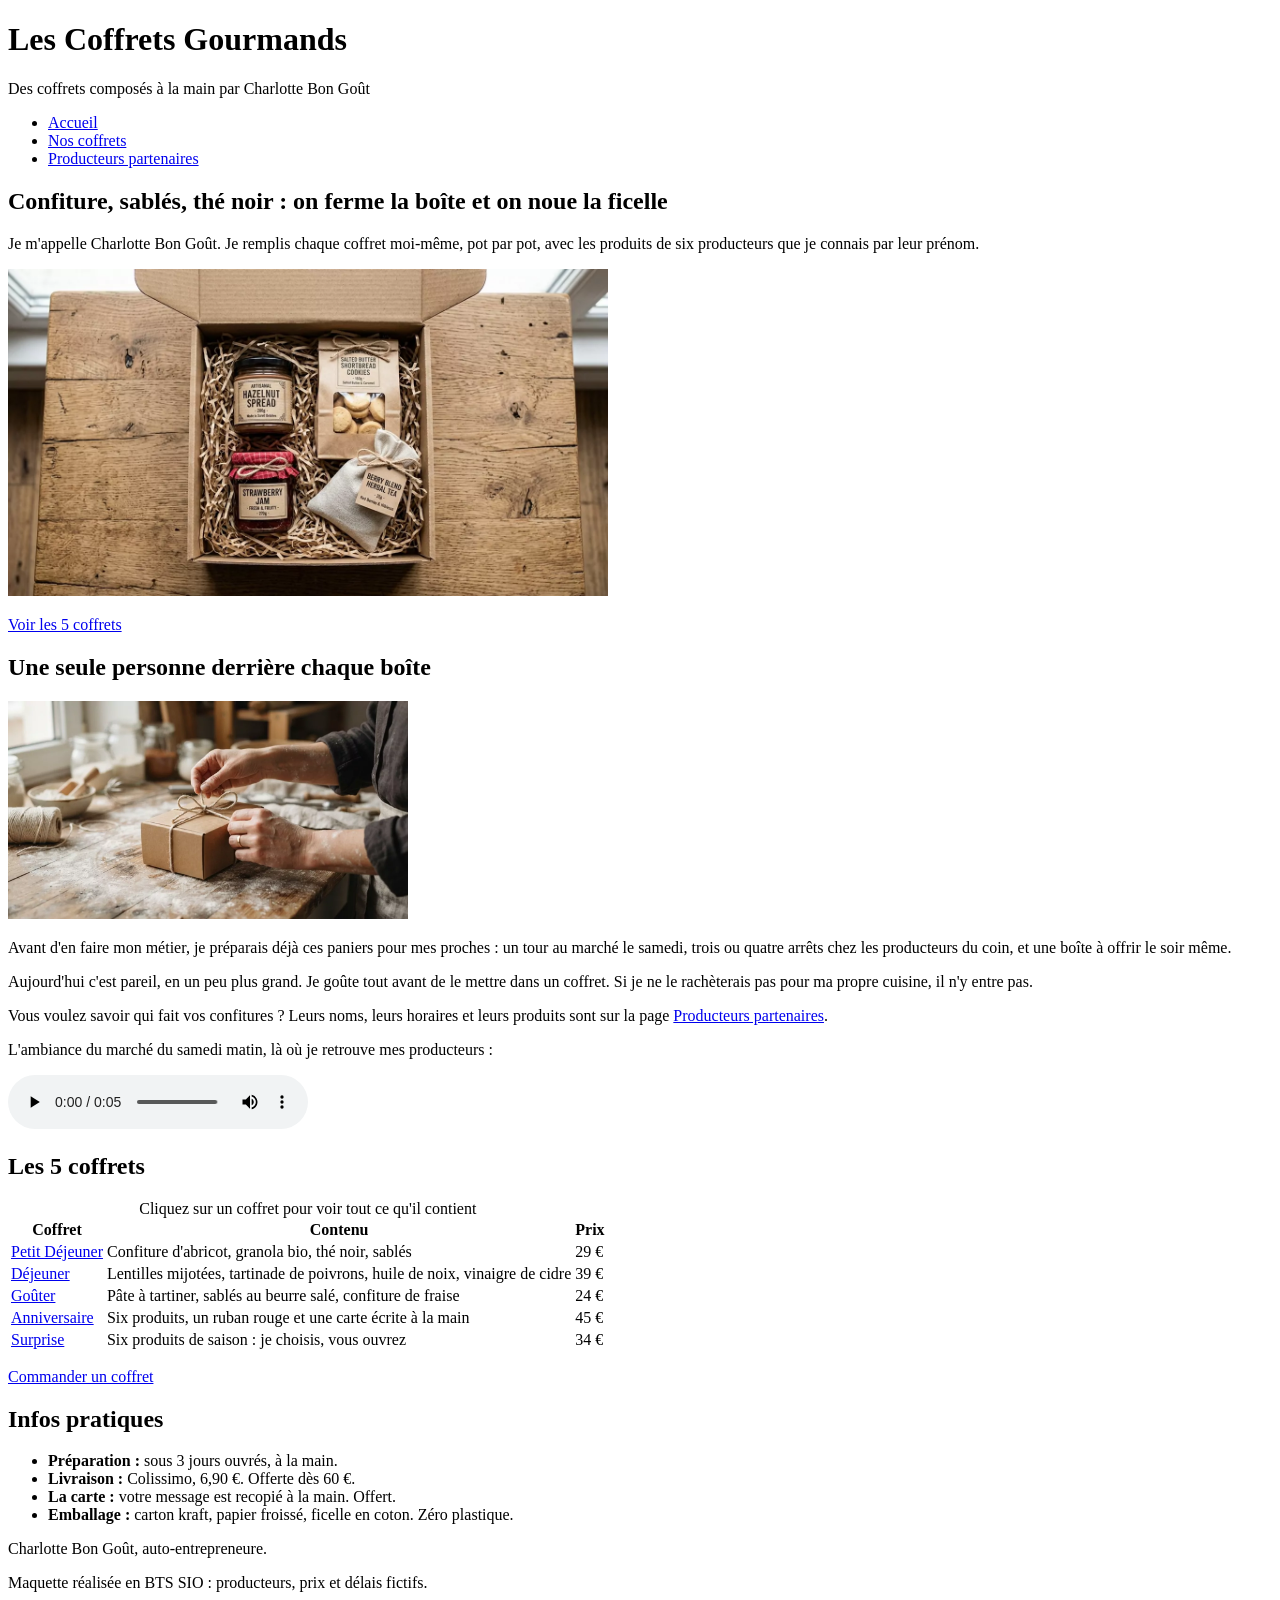
<file: index.html>
<!DOCTYPE html>
<html lang="fr">
<head>
  <meta charset="UTF-8">
  <meta name="viewport" content="width=device-width, initial-scale=1.0">
  <meta name="description" content="Coffrets gourmands composés à la main par Charlotte Bon Goût : confitures, biscuits, épices, thés et produits bio de producteurs locaux.">
  <title>Les Coffrets Gourmands - Accueil</title>
  <link rel="icon" href="images/favicon.svg">
</head>
<body>

  <!-- En-tête et menu (les mêmes sur toutes les pages) -->
  <header>
    <h1>Les Coffrets Gourmands</h1>
    <p>Des coffrets composés à la main par Charlotte Bon Goût</p>
    <nav>
      <ul>
        <li><a href="index.html">Accueil</a></li>
        <li><a href="coffrets.html">Nos coffrets</a></li>
        <li><a href="producteurs.html">Producteurs partenaires</a></li>
      </ul>
    </nav>
  </header>

  <main>

    <!-- Présentation -->
    <section>
      <h2>Confiture, sablés, thé noir : on ferme la boîte et on noue la ficelle</h2>
      <p>
        Je m'appelle Charlotte Bon Goût. Je remplis chaque coffret moi-même, pot par pot,
        avec les produits de six producteurs que je connais par leur prénom.
      </p>
      <img src="images/coffret-gouter.webp" alt="Coffret Goûter ouvert : pâte à tartiner, sablés, confiture de fraise et infusion" width="600">
      <p><a href="coffrets.html">Voir les 5 coffrets</a></p>
    </section>

    <!-- Qui est Charlotte -->
    <section>
      <h2>Une seule personne derrière chaque boîte</h2>
      <img src="images/charlotte-ficelle.webp" alt="Charlotte noue une ficelle autour d'une boîte en carton kraft" width="400">
      <p>
        Avant d'en faire mon métier, je préparais déjà ces paniers pour mes proches : un tour au
        marché le samedi, trois ou quatre arrêts chez les producteurs du coin, et une boîte à offrir
        le soir même.
      </p>
      <p>
        Aujourd'hui c'est pareil, en un peu plus grand. Je goûte tout avant de le mettre dans un
        coffret. Si je ne le rachèterais pas pour ma propre cuisine, il n'y entre pas.
      </p>
      <p>
        Vous voulez savoir qui fait vos confitures ? Leurs noms, leurs horaires et leurs produits
        sont sur la page <a href="producteurs.html">Producteurs partenaires</a>.
      </p>

      <p>L'ambiance du marché du samedi matin, là où je retrouve mes producteurs :</p>
      <audio controls src="audio/marche-samedi.mp3">
        Votre navigateur ne peut pas lire ce son.
      </audio>
    </section>

    <!-- Prix des coffrets -->
    <section>
      <h2>Les 5 coffrets</h2>
      <table>
        <caption>Cliquez sur un coffret pour voir tout ce qu'il contient</caption>
        <thead>
          <tr>
            <th scope="col">Coffret</th>
            <th scope="col">Contenu</th>
            <th scope="col">Prix</th>
          </tr>
        </thead>
        <tbody>
          <tr>
            <td><a href="coffrets.html#petit-dejeuner">Petit Déjeuner</a></td>
            <td>Confiture d'abricot, granola bio, thé noir, sablés</td>
            <td>29 €</td>
          </tr>
          <tr>
            <td><a href="coffrets.html#dejeuner">Déjeuner</a></td>
            <td>Lentilles mijotées, tartinade de poivrons, huile de noix, vinaigre de cidre</td>
            <td>39 €</td>
          </tr>
          <tr>
            <td><a href="coffrets.html#gouter">Goûter</a></td>
            <td>Pâte à tartiner, sablés au beurre salé, confiture de fraise</td>
            <td>24 €</td>
          </tr>
          <tr>
            <td><a href="coffrets.html#anniversaire">Anniversaire</a></td>
            <td>Six produits, un ruban rouge et une carte écrite à la main</td>
            <td>45 €</td>
          </tr>
          <tr>
            <td><a href="coffrets.html#surprise">Surprise</a></td>
            <td>Six produits de saison : je choisis, vous ouvrez</td>
            <td>34 €</td>
          </tr>
        </tbody>
      </table>
      <p><a href="coffrets.html#commander">Commander un coffret</a></p>
    </section>

    <!-- Informations pratiques -->
    <section>
      <h2>Infos pratiques</h2>
      <ul>
        <li><strong>Préparation :</strong> sous 3 jours ouvrés, à la main.</li>
        <li><strong>Livraison :</strong> Colissimo, 6,90 €. Offerte dès 60 €.</li>
        <li><strong>La carte :</strong> votre message est recopié à la main. Offert.</li>
        <li><strong>Emballage :</strong> carton kraft, papier froissé, ficelle en coton. Zéro plastique.</li>
      </ul>
    </section>

  </main>

  <footer>
    <p>Charlotte Bon Goût, auto-entrepreneure.</p>
    <p>Maquette réalisée en BTS SIO : producteurs, prix et délais fictifs.</p>
  </footer>

</body>
</html>
</file>
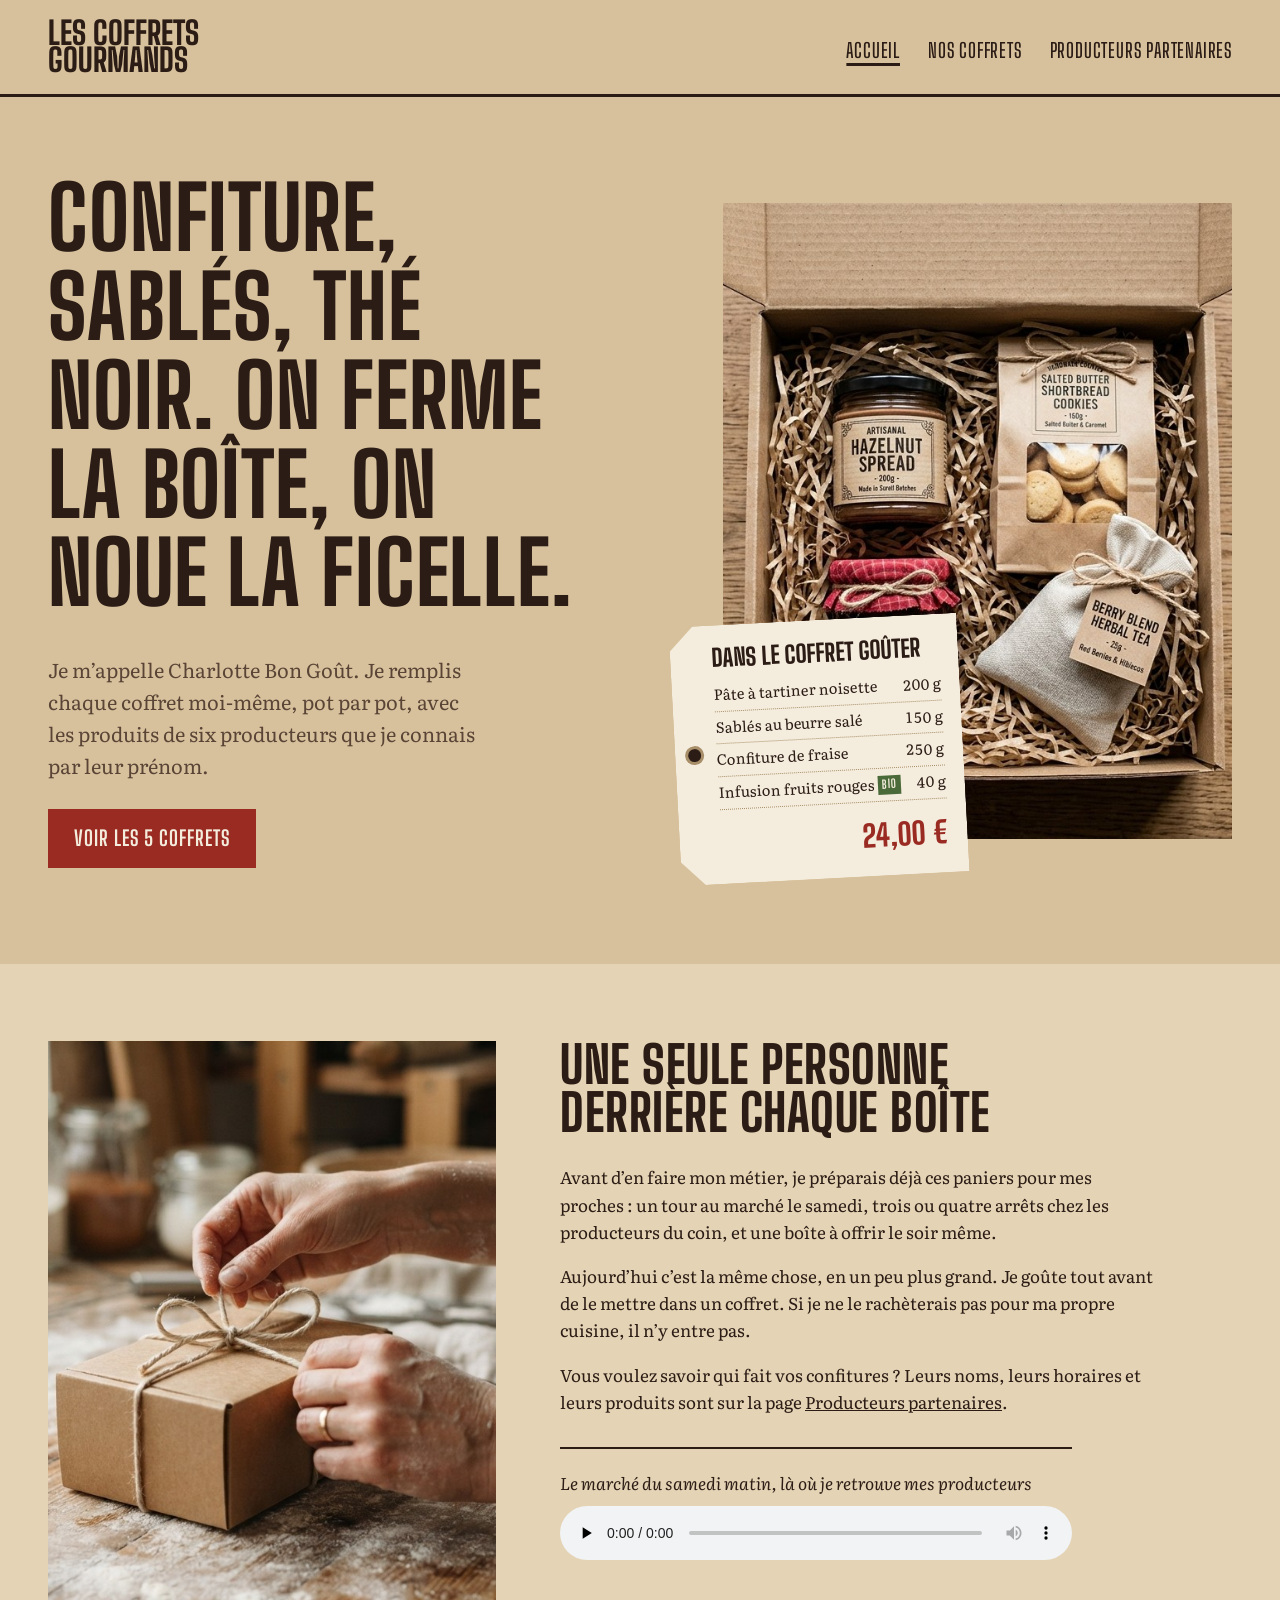
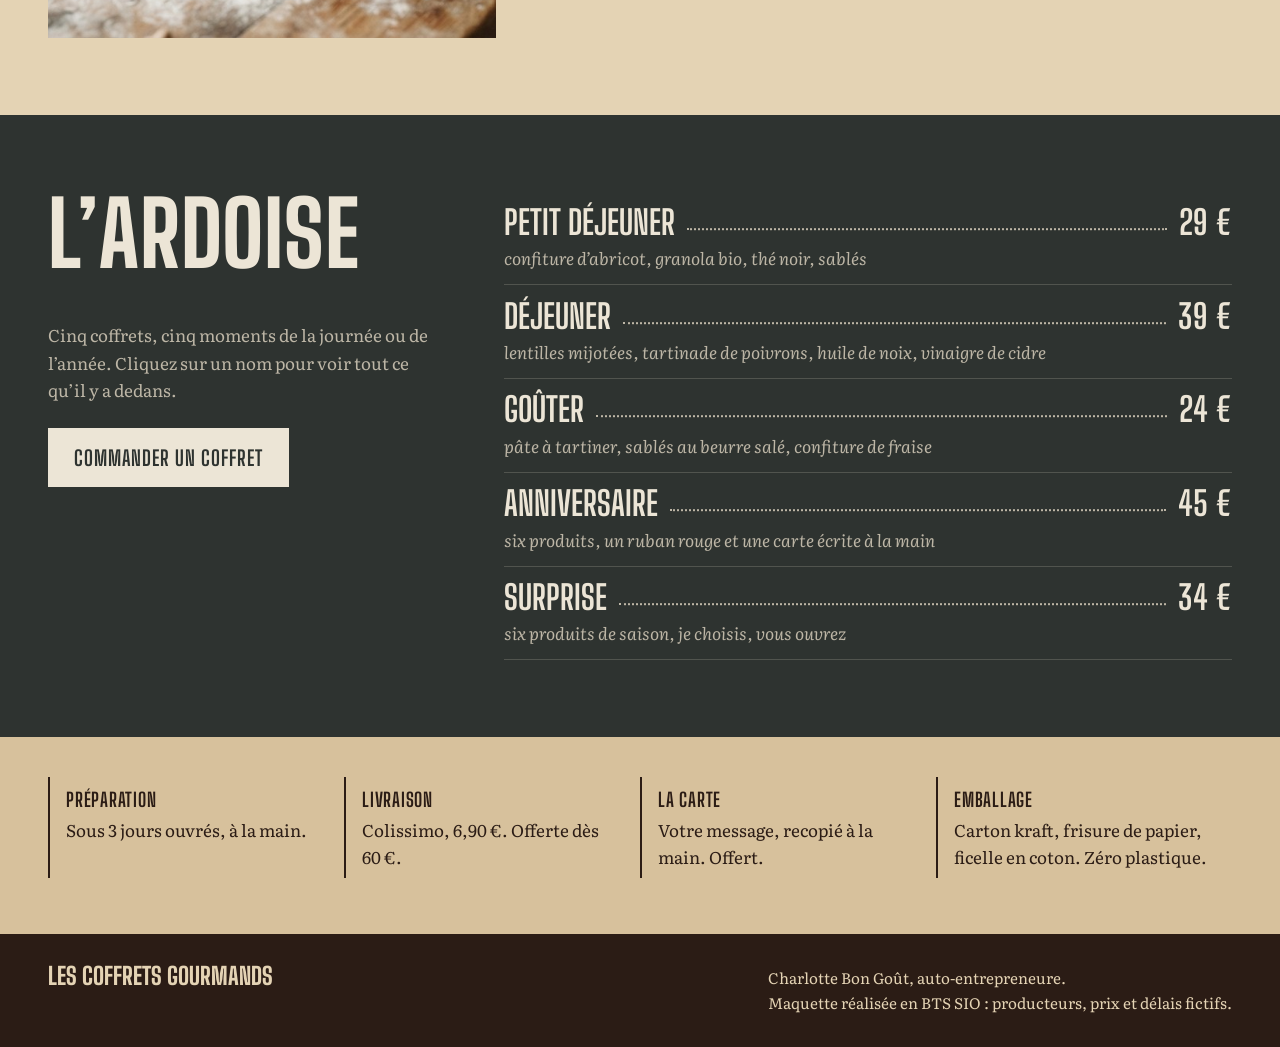
<file: coffrets-gourmands/index.html>
<!DOCTYPE html>
<html lang="fr">
<head>
  <meta charset="UTF-8">
  <meta name="viewport" content="width=device-width, initial-scale=1.0">
  <title>Les Coffrets Gourmands | Coffrets composés à la main par Charlotte Bon Goût</title>
  <meta name="description" content="Cinq coffrets gourmands composés à la main&nbsp;: confitures, sablés, pâtes à tartiner, huiles, épices et thés de producteurs locaux.">
  <link rel="preload" href="polices/big-shoulders-display.woff2" as="font" type="font/woff2" crossorigin>
  <link rel="stylesheet" href="style.css">
</head>
<body>

  <header class="entete">
    <a class="marque" href="index.html">Les Coffrets<br>Gourmands</a>
    <nav>
      <ul>
        <li><a href="index.html" aria-current="page">Accueil</a></li>
        <li><a href="coffrets.html">Nos coffrets</a></li>
        <li><a href="producteurs.html">Producteurs partenaires</a></li>
      </ul>
    </nav>
  </header>

  <main>

    <section class="ouverture">
      <div>
        <h1>Confiture, sablés, thé noir. On ferme la boîte, on noue la ficelle.</h1>
        <p class="chapo">Je m’appelle Charlotte Bon Goût. Je remplis chaque coffret moi-même, pot par pot, avec les produits de six producteurs que je connais par leur prénom.</p>
        <a class="bouton" href="coffrets.html">Voir les 5 coffrets</a>
      </div>

      <figure class="ouverture-photo">
        <img src="images/coffret-gouter.jpg" alt="Coffret Goûter ouvert&nbsp;: pot de pâte à tartiner, sachet de sablés et pot de confiture de fraise calés dans de la frisure de papier kraft">
        <aside class="etiquette">
          <p class="etiquette-titre">Dans le Coffret Goûter</p>
          <ul>
            <li><span>Pâte à tartiner noisette</span><span>200 g</span></li>
            <li><span>Sablés au beurre salé</span><span>150 g</span></li>
            <li><span>Confiture de fraise</span><span>250 g</span></li>
            <li><span>Infusion fruits rouges <abbr class="bio" title="issu de l’agriculture biologique">bio</abbr></span><span>40 g</span></li>
          </ul>
          <p class="etiquette-prix">24,00&nbsp;€</p>
        </aside>
      </figure>
    </section>

    <section class="charlotte">
      <img src="images/charlotte-ficelle.jpg" alt="Les mains de Charlotte nouant une ficelle en coton autour d’une boîte en carton kraft">
      <div>
        <h2>Une seule personne derrière chaque boîte</h2>
        <p>Avant d’en faire mon métier, je préparais déjà ces paniers pour mes proches&nbsp;: un tour au marché le samedi, trois ou quatre arrêts chez les producteurs du coin, et une boîte à offrir le soir même.</p>
        <p>Aujourd’hui c’est la même chose, en un peu plus grand. Je goûte tout avant de le mettre dans un coffret. Si je ne le rachèterais pas pour ma propre cuisine, il n’y entre pas.</p>
        <p>Vous voulez savoir qui fait vos confitures&nbsp;? Leurs noms, leurs horaires et leurs produits sont sur la page <a href="producteurs.html">Producteurs partenaires</a>.</p>

        <figure class="son">
          <figcaption>Le marché du samedi matin, là où je retrouve mes producteurs</figcaption>
          <audio controls loop preload="none">
            <source src="audio/marche-samedi.mp3" type="audio/mpeg">
            Votre navigateur ne peut pas lire ce son.
          </audio>
        </figure>
      </div>
    </section>

    <section class="ardoise">
      <div>
        <h2>L’ardoise</h2>
        <p class="ardoise-intro">Cinq coffrets, cinq moments de la journée ou de l’année. Cliquez sur un nom pour voir tout ce qu’il y a dedans.</p>
        <a class="bouton bouton-clair" href="coffrets.html#commander">Commander un coffret</a>
      </div>
      <ul class="carte-prix">
        <li>
          <a href="coffrets.html#petit-dejeuner">
            <span class="nom">Petit Déjeuner</span><span class="points"></span><span class="prix">29&nbsp;€</span>
            <span class="detail">confiture d’abricot, granola bio, thé noir, sablés</span>
          </a>
        </li>
        <li>
          <a href="coffrets.html#dejeuner">
            <span class="nom">Déjeuner</span><span class="points"></span><span class="prix">39&nbsp;€</span>
            <span class="detail">lentilles mijotées, tartinade de poivrons, huile de noix, vinaigre de cidre</span>
          </a>
        </li>
        <li>
          <a href="coffrets.html#gouter">
            <span class="nom">Goûter</span><span class="points"></span><span class="prix">24&nbsp;€</span>
            <span class="detail">pâte à tartiner, sablés au beurre salé, confiture de fraise</span>
          </a>
        </li>
        <li>
          <a href="coffrets.html#anniversaire">
            <span class="nom">Anniversaire</span><span class="points"></span><span class="prix">45&nbsp;€</span>
            <span class="detail">six produits, un ruban rouge et une carte écrite à la main</span>
          </a>
        </li>
        <li>
          <a href="coffrets.html#surprise">
            <span class="nom">Surprise</span><span class="points"></span><span class="prix">34&nbsp;€</span>
            <span class="detail">six produits de saison, je choisis, vous ouvrez</span>
          </a>
        </li>
      </ul>
    </section>

    <dl class="pratique">
      <div>
        <dt>Préparation</dt>
        <dd>Sous 3 jours ouvrés, à la main.</dd>
      </div>
      <div>
        <dt>Livraison</dt>
        <dd>Colissimo, 6,90&nbsp;€. Offerte dès 60&nbsp;€.</dd>
      </div>
      <div>
        <dt>La carte</dt>
        <dd>Votre message, recopié à la main. Offert.</dd>
      </div>
      <div>
        <dt>Emballage</dt>
        <dd>Carton kraft, frisure de papier, ficelle en coton. Zéro plastique.</dd>
      </div>
    </dl>

  </main>

  <footer class="pied">
    <a class="marque" href="index.html">Les Coffrets Gourmands</a>
    <p>Charlotte Bon Goût, auto-entrepreneure.<br>Maquette réalisée en BTS SIO&nbsp;: producteurs, prix et délais fictifs.</p>
  </footer>

</body>
</html>
</file>
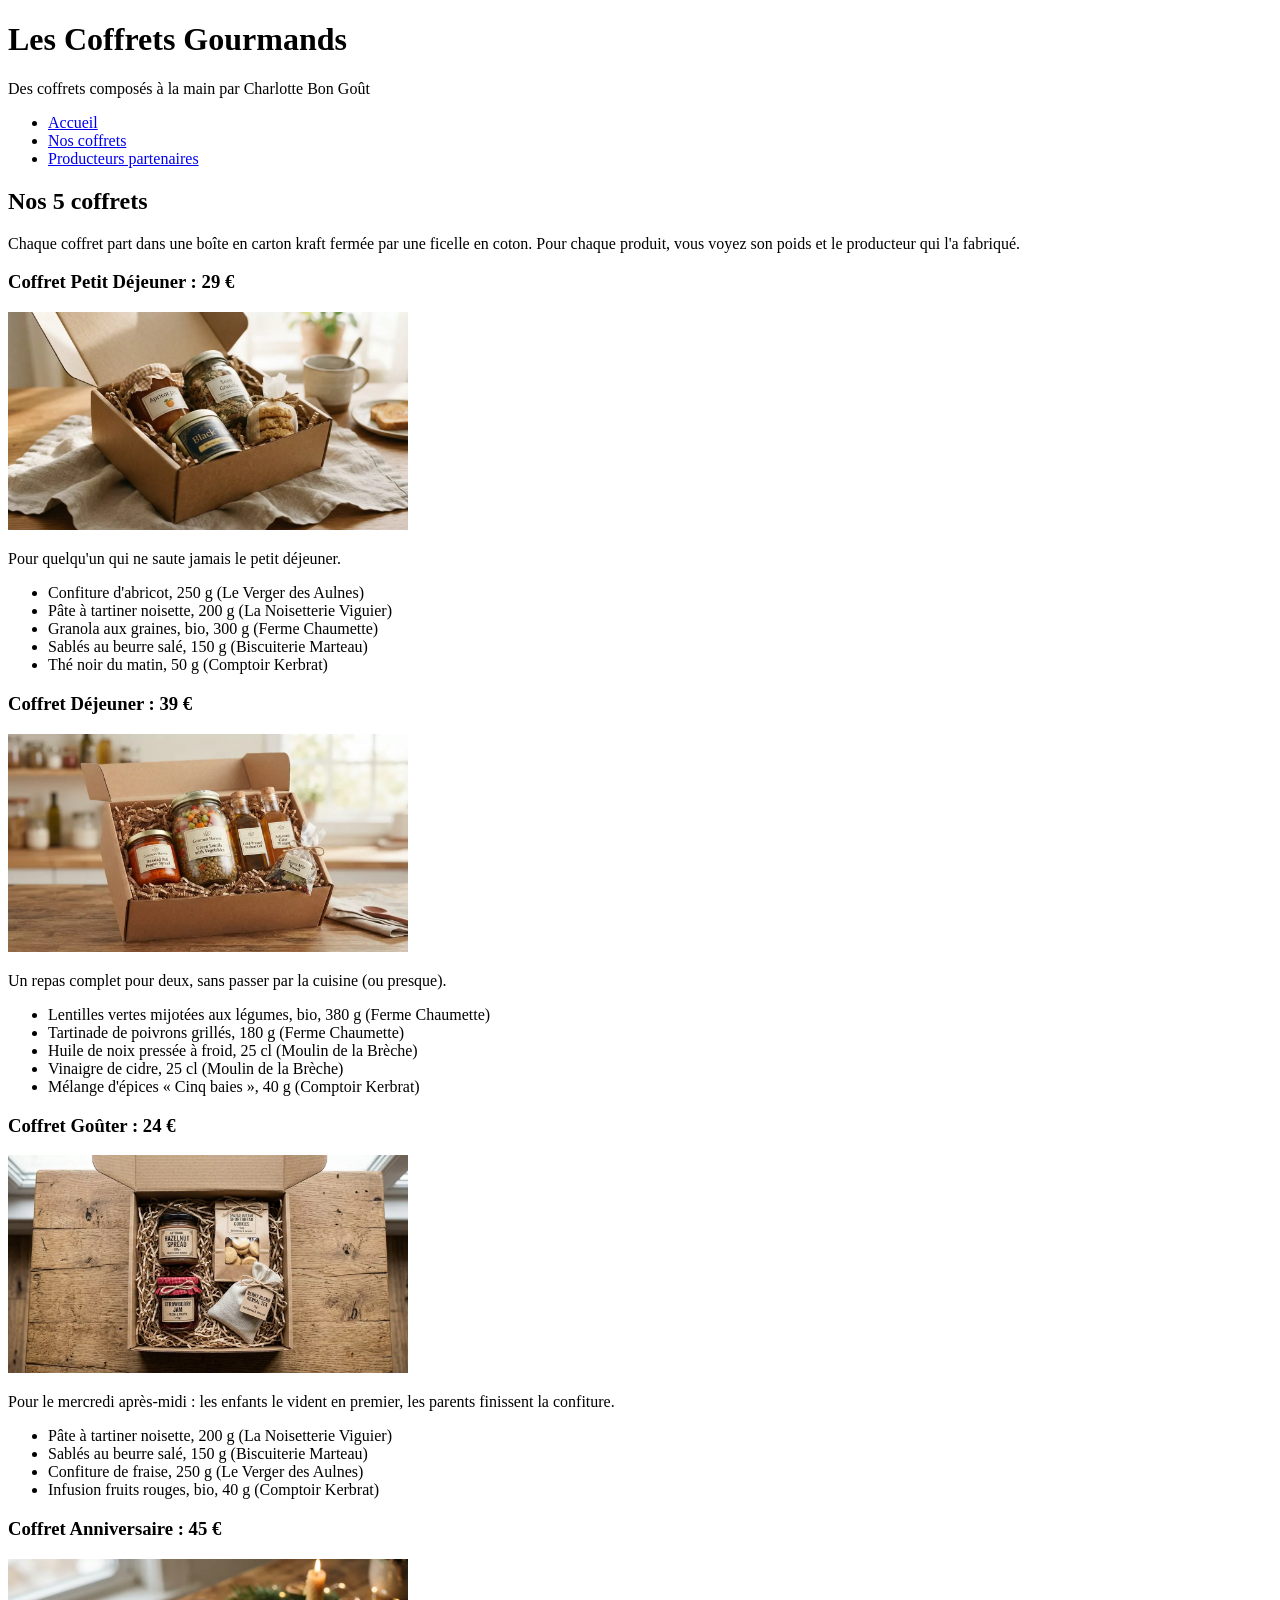
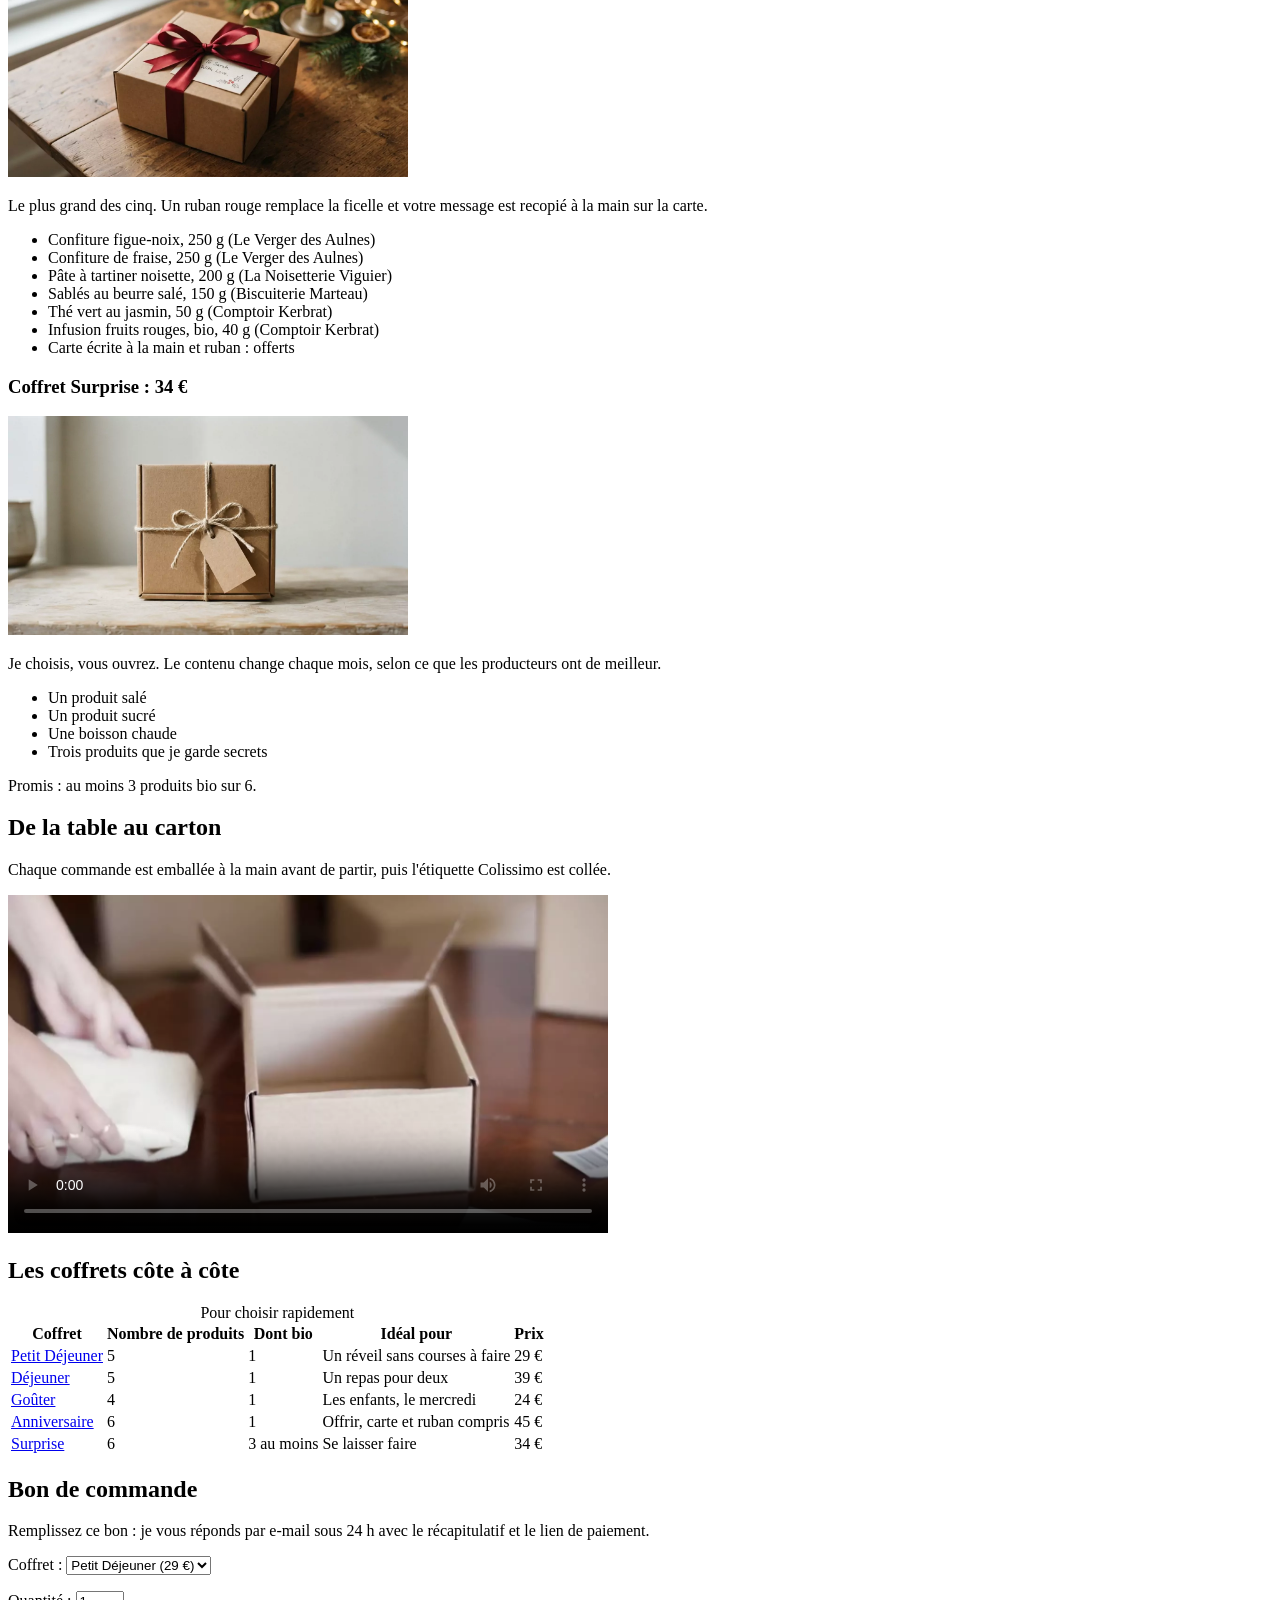
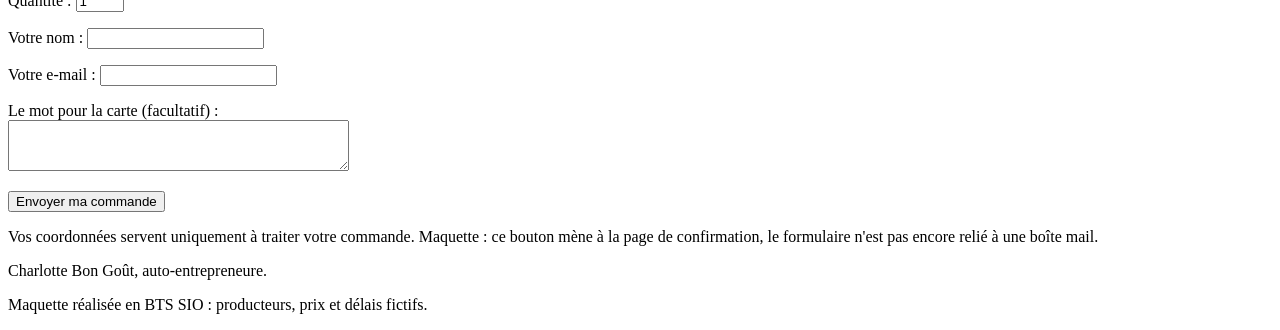
<file: coffrets.html>
<!DOCTYPE html>
<html lang="fr">
<head>
  <meta charset="UTF-8">
  <meta name="viewport" content="width=device-width, initial-scale=1.0">
  <meta name="description" content="Le contenu détaillé des 5 coffrets : Petit Déjeuner, Déjeuner, Goûter, Anniversaire et Surprise.">
  <title>Les Coffrets Gourmands - Nos coffrets</title>
  <link rel="icon" href="images/favicon.svg">
</head>
<body>

  <!-- En-tête et menu (les mêmes sur toutes les pages) -->
  <header>
    <h1>Les Coffrets Gourmands</h1>
    <p>Des coffrets composés à la main par Charlotte Bon Goût</p>
    <nav>
      <ul>
        <li><a href="index.html">Accueil</a></li>
        <li><a href="coffrets.html">Nos coffrets</a></li>
        <li><a href="producteurs.html">Producteurs partenaires</a></li>
      </ul>
    </nav>
  </header>

  <main>

    <section>
      <h2>Nos 5 coffrets</h2>
      <p>
        Chaque coffret part dans une boîte en carton kraft fermée par une ficelle en coton.
        Pour chaque produit, vous voyez son poids et le producteur qui l'a fabriqué.
      </p>

      <!-- Coffret 1 -->
      <article id="petit-dejeuner">
        <h3>Coffret Petit Déjeuner : 29 €</h3>
        <img src="images/coffret-petit-dejeuner.webp" alt="Coffret Petit Déjeuner : confiture d'abricot, granola, thé noir et sablés" width="400">
        <p>Pour quelqu'un qui ne saute jamais le petit déjeuner.</p>
        <ul>
          <li>Confiture d'abricot, 250 g (Le Verger des Aulnes)</li>
          <li>Pâte à tartiner noisette, 200 g (La Noisetterie Viguier)</li>
          <li>Granola aux graines, bio, 300 g (Ferme Chaumette)</li>
          <li>Sablés au beurre salé, 150 g (Biscuiterie Marteau)</li>
          <li>Thé noir du matin, 50 g (Comptoir Kerbrat)</li>
        </ul>
      </article>

      <!-- Coffret 2 -->
      <article id="dejeuner">
        <h3>Coffret Déjeuner : 39 €</h3>
        <img src="images/coffret-dejeuner.webp" alt="Coffret Déjeuner : lentilles, tartinade de poivrons, huile de noix, vinaigre et épices" width="400">
        <p>Un repas complet pour deux, sans passer par la cuisine (ou presque).</p>
        <ul>
          <li>Lentilles vertes mijotées aux légumes, bio, 380 g (Ferme Chaumette)</li>
          <li>Tartinade de poivrons grillés, 180 g (Ferme Chaumette)</li>
          <li>Huile de noix pressée à froid, 25 cl (Moulin de la Brèche)</li>
          <li>Vinaigre de cidre, 25 cl (Moulin de la Brèche)</li>
          <li>Mélange d'épices « Cinq baies », 40 g (Comptoir Kerbrat)</li>
        </ul>
      </article>

      <!-- Coffret 3 -->
      <article id="gouter">
        <h3>Coffret Goûter : 24 €</h3>
        <img src="images/coffret-gouter.webp" alt="Coffret Goûter : pâte à tartiner, sablés, confiture de fraise et infusion" width="400">
        <p>Pour le mercredi après-midi : les enfants le vident en premier, les parents finissent la confiture.</p>
        <ul>
          <li>Pâte à tartiner noisette, 200 g (La Noisetterie Viguier)</li>
          <li>Sablés au beurre salé, 150 g (Biscuiterie Marteau)</li>
          <li>Confiture de fraise, 250 g (Le Verger des Aulnes)</li>
          <li>Infusion fruits rouges, bio, 40 g (Comptoir Kerbrat)</li>
        </ul>
      </article>

      <!-- Coffret 4 -->
      <article id="anniversaire">
        <h3>Coffret Anniversaire : 45 €</h3>
        <img src="images/coffret-anniversaire.webp" alt="Coffret Anniversaire fermé par un ruban rouge avec une carte écrite à la main" width="400">
        <p>Le plus grand des cinq. Un ruban rouge remplace la ficelle et votre message est recopié à la main sur la carte.</p>
        <ul>
          <li>Confiture figue-noix, 250 g (Le Verger des Aulnes)</li>
          <li>Confiture de fraise, 250 g (Le Verger des Aulnes)</li>
          <li>Pâte à tartiner noisette, 200 g (La Noisetterie Viguier)</li>
          <li>Sablés au beurre salé, 150 g (Biscuiterie Marteau)</li>
          <li>Thé vert au jasmin, 50 g (Comptoir Kerbrat)</li>
          <li>Infusion fruits rouges, bio, 40 g (Comptoir Kerbrat)</li>
          <li>Carte écrite à la main et ruban : offerts</li>
        </ul>
      </article>

      <!-- Coffret 5 -->
      <article id="surprise">
        <h3>Coffret Surprise : 34 €</h3>
        <img src="images/coffret-surprise.webp" alt="Coffret Surprise fermé avec une étiquette vierge accrochée à la ficelle" width="400">
        <p>Je choisis, vous ouvrez. Le contenu change chaque mois, selon ce que les producteurs ont de meilleur.</p>
        <ul>
          <li>Un produit salé</li>
          <li>Un produit sucré</li>
          <li>Une boisson chaude</li>
          <li>Trois produits que je garde secrets</li>
        </ul>
        <p>Promis : au moins 3 produits bio sur 6.</p>
      </article>
    </section>

    <!-- Vidéo -->
    <section>
      <h2>De la table au carton</h2>
      <p>Chaque commande est emballée à la main avant de partir, puis l'étiquette Colissimo est collée.</p>
      <video controls width="600" poster="images/video-apercu.webp">
        <source src="video/preparation-coffret.mp4" type="video/mp4">
        Votre navigateur ne peut pas lire cette vidéo.
      </video>
    </section>

    <!-- Tableau récapitulatif -->
    <section>
      <h2>Les coffrets côte à côte</h2>
      <table>
        <caption>Pour choisir rapidement</caption>
        <thead>
          <tr>
            <th scope="col">Coffret</th>
            <th scope="col">Nombre de produits</th>
            <th scope="col">Dont bio</th>
            <th scope="col">Idéal pour</th>
            <th scope="col">Prix</th>
          </tr>
        </thead>
        <tbody>
          <tr>
            <td><a href="#petit-dejeuner">Petit Déjeuner</a></td>
            <td>5</td>
            <td>1</td>
            <td>Un réveil sans courses à faire</td>
            <td>29 €</td>
          </tr>
          <tr>
            <td><a href="#dejeuner">Déjeuner</a></td>
            <td>5</td>
            <td>1</td>
            <td>Un repas pour deux</td>
            <td>39 €</td>
          </tr>
          <tr>
            <td><a href="#gouter">Goûter</a></td>
            <td>4</td>
            <td>1</td>
            <td>Les enfants, le mercredi</td>
            <td>24 €</td>
          </tr>
          <tr>
            <td><a href="#anniversaire">Anniversaire</a></td>
            <td>6</td>
            <td>1</td>
            <td>Offrir, carte et ruban compris</td>
            <td>45 €</td>
          </tr>
          <tr>
            <td><a href="#surprise">Surprise</a></td>
            <td>6</td>
            <td>3 au moins</td>
            <td>Se laisser faire</td>
            <td>34 €</td>
          </tr>
        </tbody>
      </table>
    </section>

    <!-- Bon de commande -->
    <section id="commander">
      <h2>Bon de commande</h2>
      <p>Remplissez ce bon : je vous réponds par e-mail sous 24 h avec le récapitulatif et le lien de paiement.</p>

      <form action="merci.html" method="get">
        <p>
          <label for="coffret">Coffret :</label>
          <select id="coffret" name="coffret">
            <option value="petit-dejeuner">Petit Déjeuner (29 €)</option>
            <option value="dejeuner">Déjeuner (39 €)</option>
            <option value="gouter">Goûter (24 €)</option>
            <option value="anniversaire">Anniversaire (45 €)</option>
            <option value="surprise">Surprise (34 €)</option>
          </select>
        </p>
        <p>
          <label for="quantite">Quantité :</label>
          <input type="number" id="quantite" name="quantite" min="1" max="10" value="1">
        </p>
        <p>
          <label for="nom">Votre nom :</label>
          <input type="text" id="nom" name="nom" required>
        </p>
        <p>
          <label for="email">Votre e-mail :</label>
          <input type="email" id="email" name="email" required>
        </p>
        <p>
          <label for="message">Le mot pour la carte (facultatif) :</label><br>
          <textarea id="message" name="message" rows="3" cols="40" maxlength="200"></textarea>
        </p>
        <p><button type="submit">Envoyer ma commande</button></p>
      </form>

      <p>
        Vos coordonnées servent uniquement à traiter votre commande. Maquette : ce bouton mène à la
        page de confirmation, le formulaire n'est pas encore relié à une boîte mail.
      </p>
    </section>

  </main>

  <footer>
    <p>Charlotte Bon Goût, auto-entrepreneure.</p>
    <p>Maquette réalisée en BTS SIO : producteurs, prix et délais fictifs.</p>
  </footer>

</body>
</html>
</file>
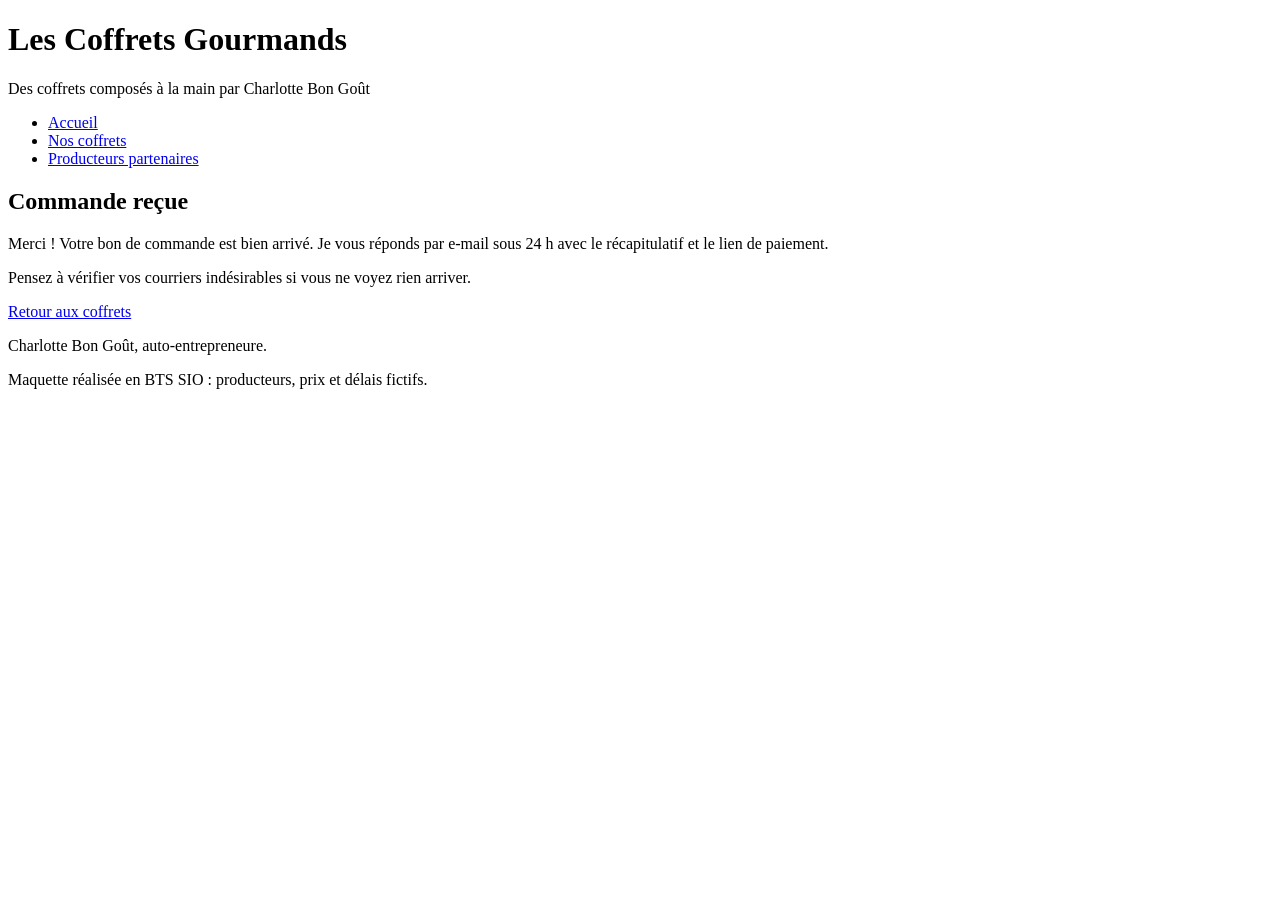
<file: merci.html>
<!DOCTYPE html>
<html lang="fr">
<head>
  <meta charset="UTF-8">
  <meta name="viewport" content="width=device-width, initial-scale=1.0">
  <title>Les Coffrets Gourmands - Commande reçue</title>
  <link rel="icon" href="images/favicon.svg">
</head>
<body>

  <!-- En-tête et menu (les mêmes sur toutes les pages) -->
  <header>
    <h1>Les Coffrets Gourmands</h1>
    <p>Des coffrets composés à la main par Charlotte Bon Goût</p>
    <nav>
      <ul>
        <li><a href="index.html">Accueil</a></li>
        <li><a href="coffrets.html">Nos coffrets</a></li>
        <li><a href="producteurs.html">Producteurs partenaires</a></li>
      </ul>
    </nav>
  </header>

  <main>
    <h2>Commande reçue</h2>
    <p>Merci ! Votre bon de commande est bien arrivé. Je vous réponds par e-mail sous 24 h avec le récapitulatif et le lien de paiement.</p>
    <p>Pensez à vérifier vos courriers indésirables si vous ne voyez rien arriver.</p>
    <p><a href="coffrets.html">Retour aux coffrets</a></p>
  </main>

  <footer>
    <p>Charlotte Bon Goût, auto-entrepreneure.</p>
    <p>Maquette réalisée en BTS SIO : producteurs, prix et délais fictifs.</p>
  </footer>

</body>
</html>
</file>
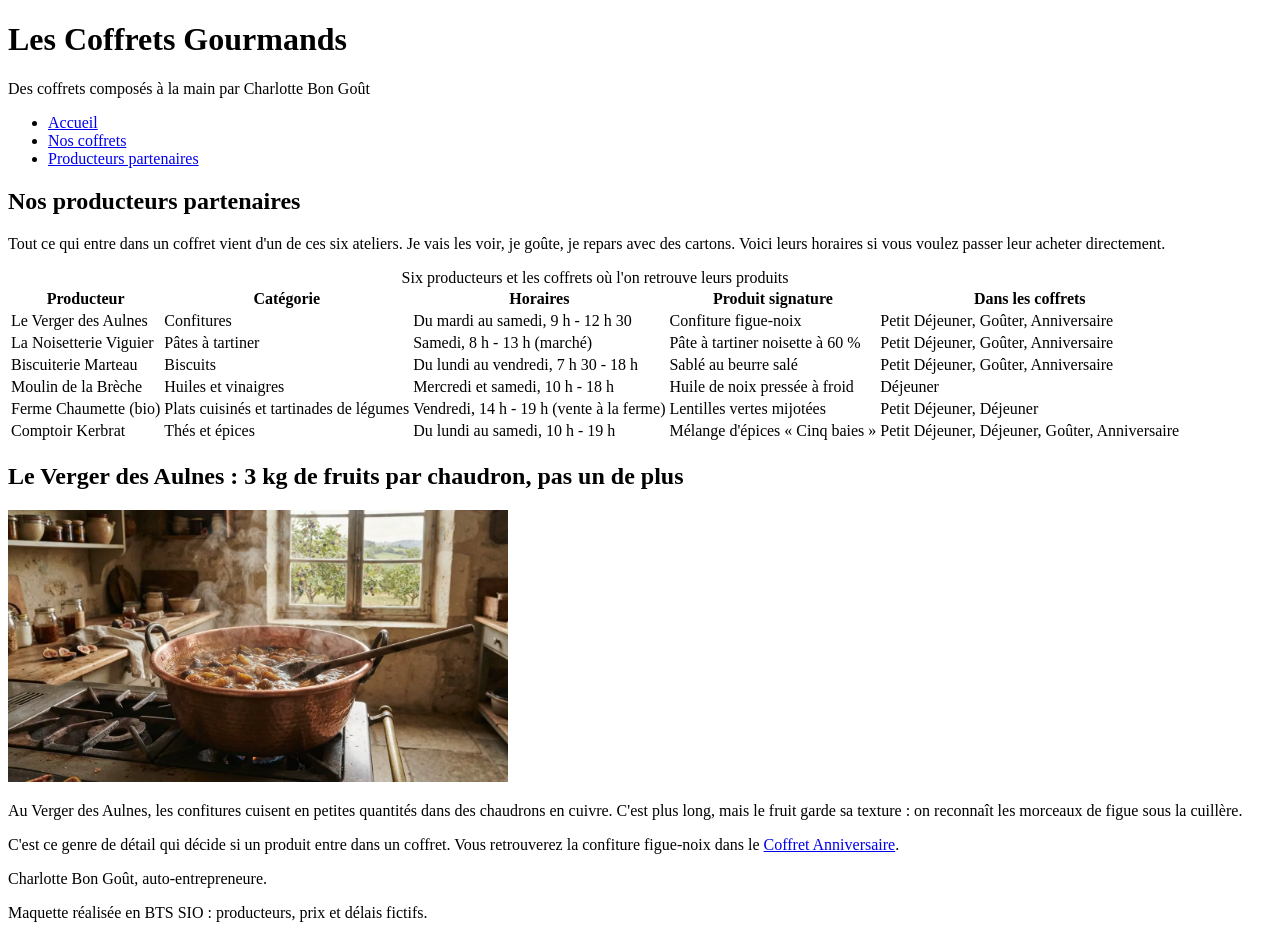
<file: producteurs.html>
<!DOCTYPE html>
<html lang="fr">
<head>
  <meta charset="UTF-8">
  <meta name="viewport" content="width=device-width, initial-scale=1.0">
  <meta name="description" content="Les six producteurs qui fabriquent les produits des Coffrets Gourmands : catégories, horaires et produits signatures.">
  <title>Les Coffrets Gourmands - Producteurs partenaires</title>
  <link rel="icon" href="images/favicon.svg">
</head>
<body>

  <!-- En-tête et menu (les mêmes sur toutes les pages) -->
  <header>
    <h1>Les Coffrets Gourmands</h1>
    <p>Des coffrets composés à la main par Charlotte Bon Goût</p>
    <nav>
      <ul>
        <li><a href="index.html">Accueil</a></li>
        <li><a href="coffrets.html">Nos coffrets</a></li>
        <li><a href="producteurs.html">Producteurs partenaires</a></li>
      </ul>
    </nav>
  </header>

  <main>

    <!-- Tableau des producteurs -->
    <section>
      <h2>Nos producteurs partenaires</h2>
      <p>
        Tout ce qui entre dans un coffret vient d'un de ces six ateliers. Je vais les voir, je goûte,
        je repars avec des cartons. Voici leurs horaires si vous voulez passer leur acheter directement.
      </p>

      <table>
        <caption>Six producteurs et les coffrets où l'on retrouve leurs produits</caption>
        <thead>
          <tr>
            <th scope="col">Producteur</th>
            <th scope="col">Catégorie</th>
            <th scope="col">Horaires</th>
            <th scope="col">Produit signature</th>
            <th scope="col">Dans les coffrets</th>
          </tr>
        </thead>
        <tbody>
          <tr>
            <td>Le Verger des Aulnes</td>
            <td>Confitures</td>
            <td>Du mardi au samedi, 9 h - 12 h 30</td>
            <td>Confiture figue-noix</td>
            <td>Petit Déjeuner, Goûter, Anniversaire</td>
          </tr>
          <tr>
            <td>La Noisetterie Viguier</td>
            <td>Pâtes à tartiner</td>
            <td>Samedi, 8 h - 13 h (marché)</td>
            <td>Pâte à tartiner noisette à 60 %</td>
            <td>Petit Déjeuner, Goûter, Anniversaire</td>
          </tr>
          <tr>
            <td>Biscuiterie Marteau</td>
            <td>Biscuits</td>
            <td>Du lundi au vendredi, 7 h 30 - 18 h</td>
            <td>Sablé au beurre salé</td>
            <td>Petit Déjeuner, Goûter, Anniversaire</td>
          </tr>
          <tr>
            <td>Moulin de la Brèche</td>
            <td>Huiles et vinaigres</td>
            <td>Mercredi et samedi, 10 h - 18 h</td>
            <td>Huile de noix pressée à froid</td>
            <td>Déjeuner</td>
          </tr>
          <tr>
            <td>Ferme Chaumette (bio)</td>
            <td>Plats cuisinés et tartinades de légumes</td>
            <td>Vendredi, 14 h - 19 h (vente à la ferme)</td>
            <td>Lentilles vertes mijotées</td>
            <td>Petit Déjeuner, Déjeuner</td>
          </tr>
          <tr>
            <td>Comptoir Kerbrat</td>
            <td>Thés et épices</td>
            <td>Du lundi au samedi, 10 h - 19 h</td>
            <td>Mélange d'épices « Cinq baies »</td>
            <td>Petit Déjeuner, Déjeuner, Goûter, Anniversaire</td>
          </tr>
        </tbody>
      </table>
    </section>

    <!-- Un producteur en détail -->
    <section>
      <h2>Le Verger des Aulnes : 3 kg de fruits par chaudron, pas un de plus</h2>
      <img src="images/verger-chaudron.webp" alt="Confiture de figues qui cuit dans un chaudron en cuivre" width="500">
      <p>
        Au Verger des Aulnes, les confitures cuisent en petites quantités dans des chaudrons en
        cuivre. C'est plus long, mais le fruit garde sa texture : on reconnaît les morceaux de figue
        sous la cuillère.
      </p>
      <p>
        C'est ce genre de détail qui décide si un produit entre dans un coffret. Vous retrouverez la
        confiture figue-noix dans le <a href="coffrets.html#anniversaire">Coffret Anniversaire</a>.
      </p>
    </section>

  </main>

  <footer>
    <p>Charlotte Bon Goût, auto-entrepreneure.</p>
    <p>Maquette réalisée en BTS SIO : producteurs, prix et délais fictifs.</p>
  </footer>

</body>
</html>
</file>
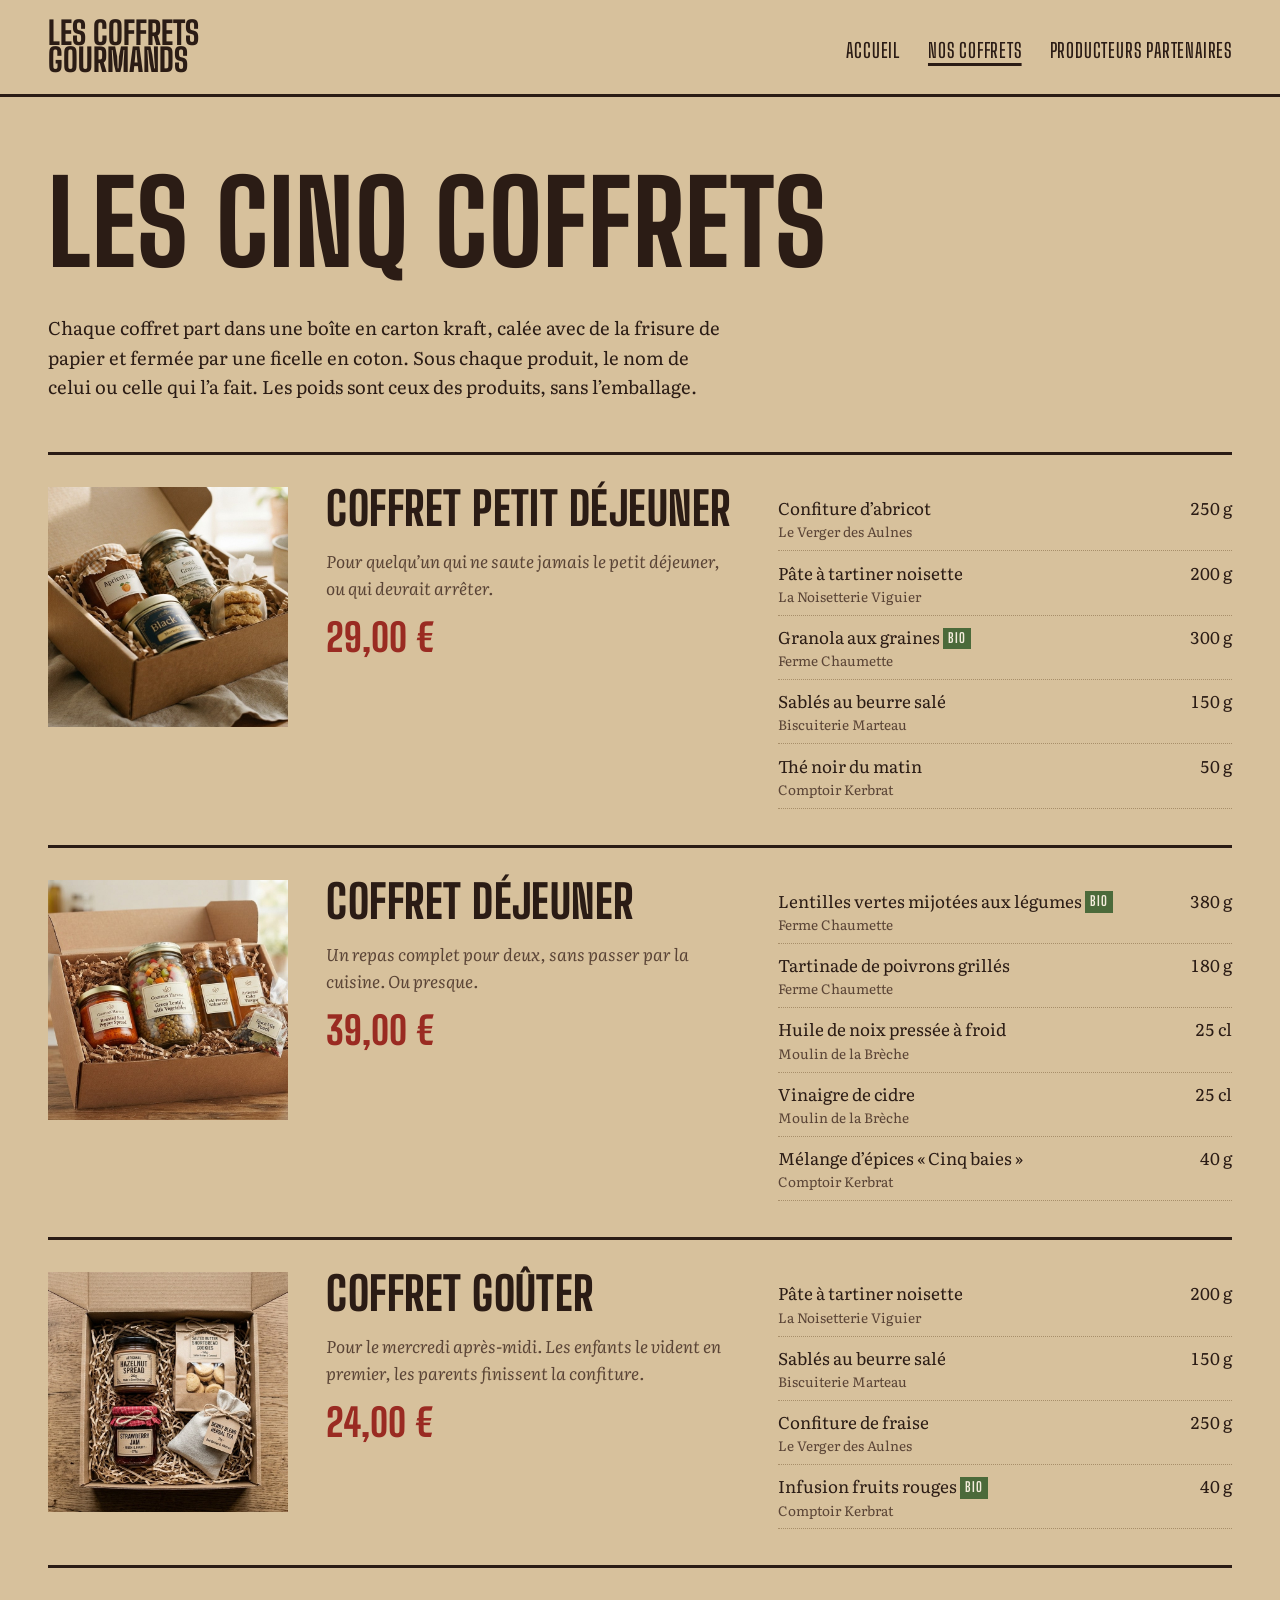
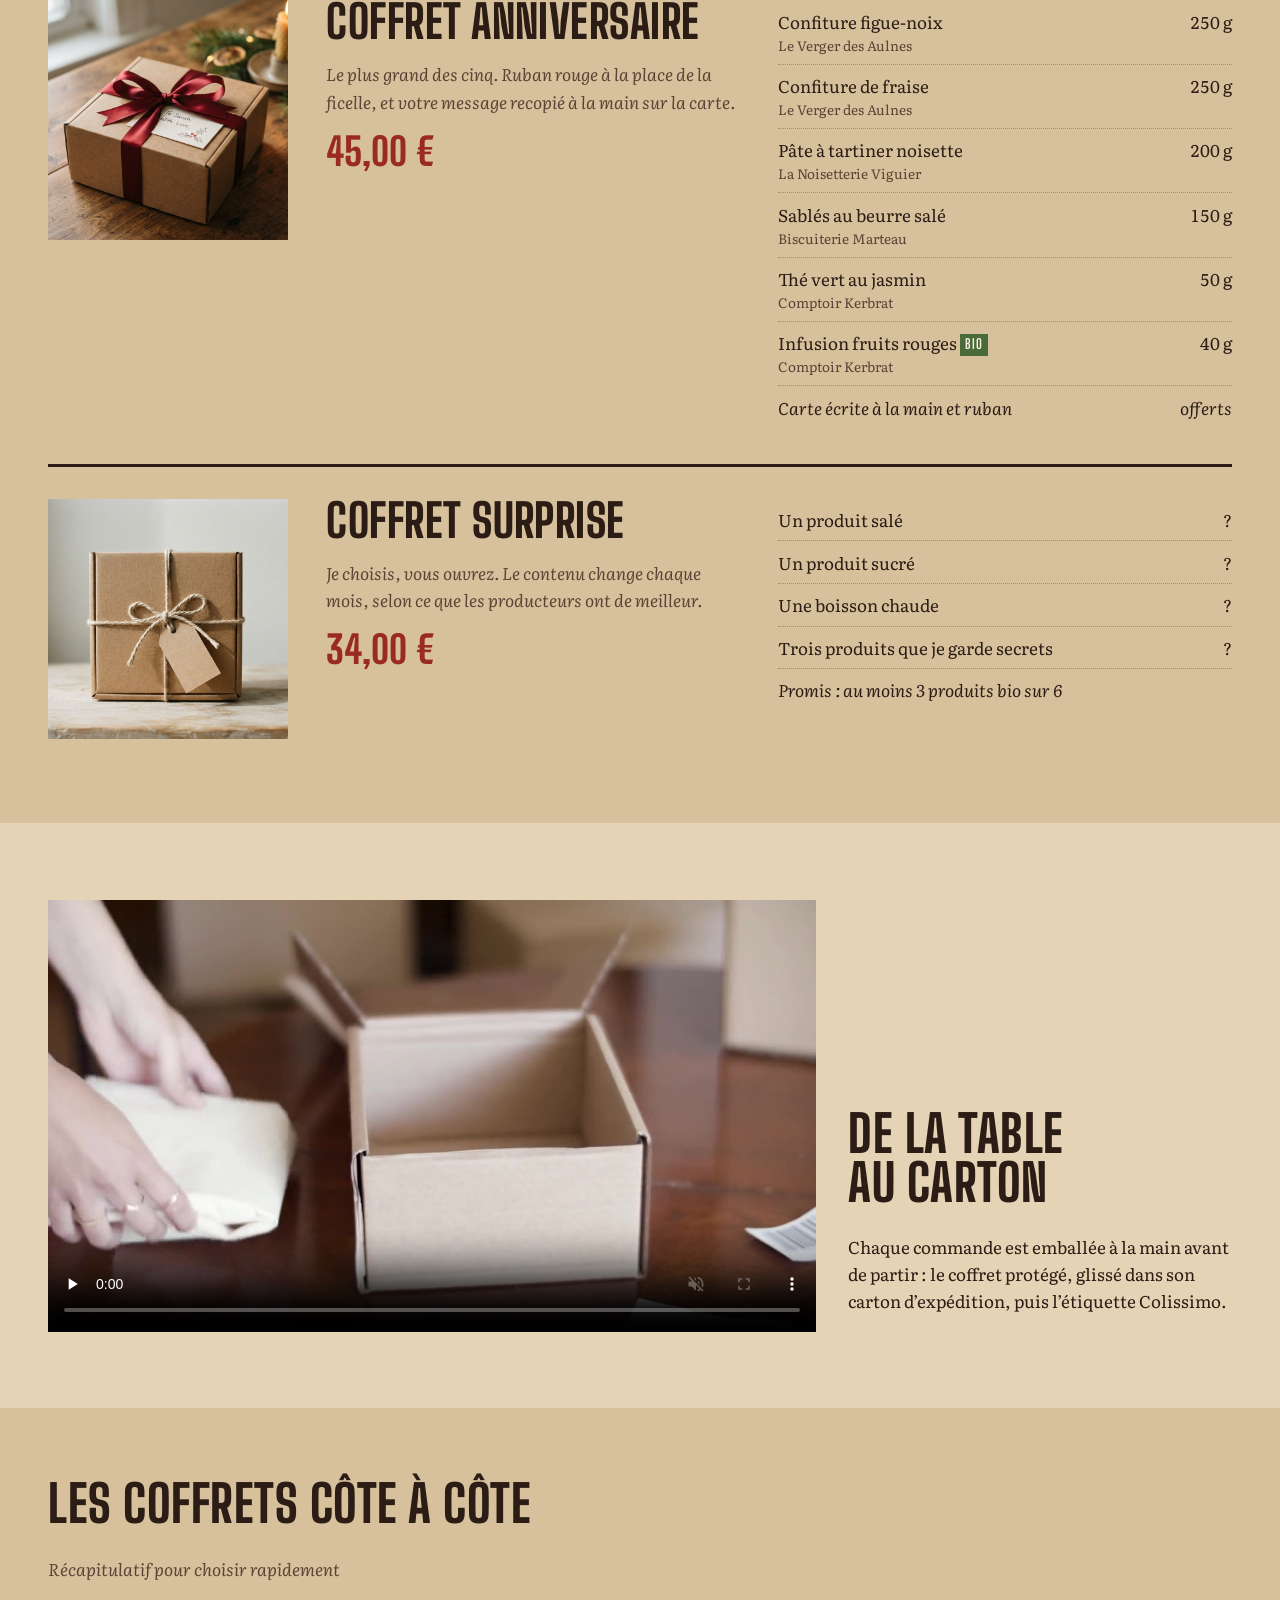
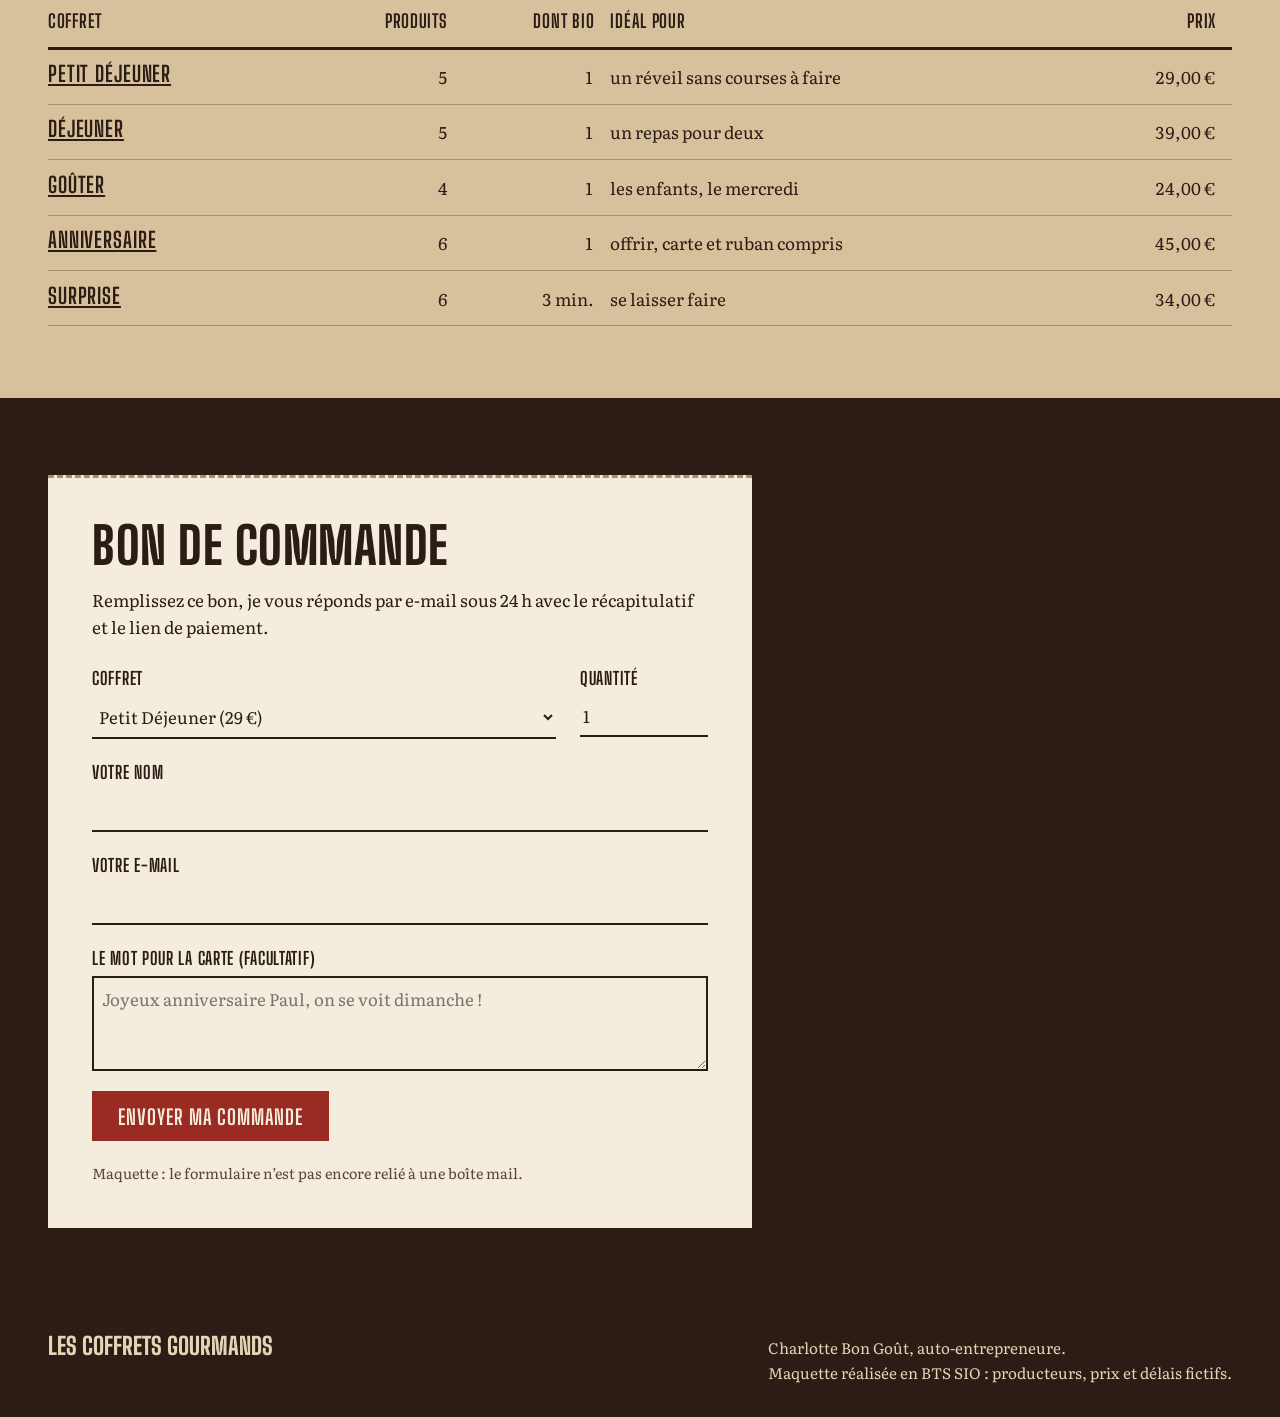
<file: coffrets-gourmands/coffrets.html>
<!DOCTYPE html>
<html lang="fr">
<head>
  <meta charset="UTF-8">
  <meta name="viewport" content="width=device-width, initial-scale=1.0">
  <title>Nos coffrets | Les Coffrets Gourmands</title>
  <meta name="description" content="Le contenu détaillé des 5 coffrets&nbsp;: Petit Déjeuner, Déjeuner, Goûter, Anniversaire et Surprise. Poids, producteurs et prix.">
  <link rel="preload" href="polices/big-shoulders-display.woff2" as="font" type="font/woff2" crossorigin>
  <link rel="stylesheet" href="style.css">
</head>
<body>

  <header class="entete">
    <a class="marque" href="index.html">Les Coffrets<br>Gourmands</a>
    <nav>
      <ul>
        <li><a href="index.html">Accueil</a></li>
        <li><a href="coffrets.html" aria-current="page">Nos coffrets</a></li>
        <li><a href="producteurs.html">Producteurs partenaires</a></li>
      </ul>
    </nav>
  </header>

  <main>

    <section class="intro-page">
      <h1>Les cinq coffrets</h1>
      <p>Chaque coffret part dans une boîte en carton kraft, calée avec de la frisure de papier et fermée par une ficelle en coton. Sous chaque produit, le nom de celui ou celle qui l’a fait. Les poids sont ceux des produits, sans l’emballage.</p>
    </section>

    <div class="liste-coffrets">

      <article class="coffret" id="petit-dejeuner">
        <img src="images/coffret-petit-dejeuner.jpg" alt="Coffret Petit Déjeuner&nbsp;: pot de confiture d’abricot, bocal de granola et boîte de thé noir">
        <div>
          <h2>Coffret Petit Déjeuner</h2>
          <p class="pour-qui">Pour quelqu’un qui ne saute jamais le petit déjeuner, ou qui devrait arrêter.</p>
          <p class="prix">29,00&nbsp;€</p>
        </div>
        <ul class="contenu">
          <li><span>Confiture d’abricot<span class="producteur">Le Verger des Aulnes</span></span><span>250 g</span></li>
          <li><span>Pâte à tartiner noisette<span class="producteur">La Noisetterie Viguier</span></span><span>200 g</span></li>
          <li><span>Granola aux graines <abbr class="bio" title="issu de l’agriculture biologique">bio</abbr><span class="producteur">Ferme Chaumette</span></span><span>300 g</span></li>
          <li><span>Sablés au beurre salé<span class="producteur">Biscuiterie Marteau</span></span><span>150 g</span></li>
          <li><span>Thé noir du matin<span class="producteur">Comptoir Kerbrat</span></span><span>50 g</span></li>
        </ul>
      </article>

      <article class="coffret" id="dejeuner">
        <img src="images/coffret-dejeuner.jpg" alt="Coffret Déjeuner&nbsp;: bocal de lentilles, tartinade de poivrons, bouteilles d’huile de noix et de vinaigre">
        <div>
          <h2>Coffret Déjeuner</h2>
          <p class="pour-qui">Un repas complet pour deux, sans passer par la cuisine. Ou presque.</p>
          <p class="prix">39,00&nbsp;€</p>
        </div>
        <ul class="contenu">
          <li><span>Lentilles vertes mijotées aux légumes <abbr class="bio" title="issu de l’agriculture biologique">bio</abbr><span class="producteur">Ferme Chaumette</span></span><span>380 g</span></li>
          <li><span>Tartinade de poivrons grillés<span class="producteur">Ferme Chaumette</span></span><span>180 g</span></li>
          <li><span>Huile de noix pressée à froid<span class="producteur">Moulin de la Brèche</span></span><span>25 cl</span></li>
          <li><span>Vinaigre de cidre<span class="producteur">Moulin de la Brèche</span></span><span>25 cl</span></li>
          <li><span>Mélange d’épices «&nbsp;Cinq baies&nbsp;»<span class="producteur">Comptoir Kerbrat</span></span><span>40 g</span></li>
        </ul>
      </article>

      <article class="coffret" id="gouter">
        <img src="images/coffret-gouter.jpg" alt="Coffret Goûter&nbsp;: pâte à tartiner, sablés et confiture de fraise dans de la frisure kraft">
        <div>
          <h2>Coffret Goûter</h2>
          <p class="pour-qui">Pour le mercredi après-midi. Les enfants le vident en premier, les parents finissent la confiture.</p>
          <p class="prix">24,00&nbsp;€</p>
        </div>
        <ul class="contenu">
          <li><span>Pâte à tartiner noisette<span class="producteur">La Noisetterie Viguier</span></span><span>200 g</span></li>
          <li><span>Sablés au beurre salé<span class="producteur">Biscuiterie Marteau</span></span><span>150 g</span></li>
          <li><span>Confiture de fraise<span class="producteur">Le Verger des Aulnes</span></span><span>250 g</span></li>
          <li><span>Infusion fruits rouges <abbr class="bio" title="issu de l’agriculture biologique">bio</abbr><span class="producteur">Comptoir Kerbrat</span></span><span>40 g</span></li>
        </ul>
      </article>

      <article class="coffret" id="anniversaire">
        <img src="images/coffret-anniversaire.jpg" alt="Coffret Anniversaire fermé par un ruban rouge, avec une carte manuscrite glissée sous le nœud">
        <div>
          <h2>Coffret Anniversaire</h2>
          <p class="pour-qui">Le plus grand des cinq. Ruban rouge à la place de la ficelle, et votre message recopié à la main sur la carte.</p>
          <p class="prix">45,00&nbsp;€</p>
        </div>
        <ul class="contenu">
          <li><span>Confiture figue-noix<span class="producteur">Le Verger des Aulnes</span></span><span>250 g</span></li>
          <li><span>Confiture de fraise<span class="producteur">Le Verger des Aulnes</span></span><span>250 g</span></li>
          <li><span>Pâte à tartiner noisette<span class="producteur">La Noisetterie Viguier</span></span><span>200 g</span></li>
          <li><span>Sablés au beurre salé<span class="producteur">Biscuiterie Marteau</span></span><span>150 g</span></li>
          <li><span>Thé vert au jasmin<span class="producteur">Comptoir Kerbrat</span></span><span>50 g</span></li>
          <li><span>Infusion fruits rouges <abbr class="bio" title="issu de l’agriculture biologique">bio</abbr><span class="producteur">Comptoir Kerbrat</span></span><span>40 g</span></li>
          <li class="hors-produit"><span>Carte écrite à la main et ruban</span><span>offerts</span></li>
        </ul>
      </article>

      <article class="coffret" id="surprise">
        <img src="images/coffret-surprise.jpg" alt="Coffret Surprise fermé, ficelle nouée, une étiquette kraft marquée d’un point d’interrogation">
        <div>
          <h2>Coffret Surprise</h2>
          <p class="pour-qui">Je choisis, vous ouvrez. Le contenu change chaque mois, selon ce que les producteurs ont de meilleur.</p>
          <p class="prix">34,00&nbsp;€</p>
        </div>
        <ul class="contenu">
          <li><span>Un produit salé</span><span>?</span></li>
          <li><span>Un produit sucré</span><span>?</span></li>
          <li><span>Une boisson chaude</span><span>?</span></li>
          <li><span>Trois produits que je garde secrets</span><span>?</span></li>
          <li class="hors-produit"><span>Promis&nbsp;: au moins 3 produits bio sur 6</span><span></span></li>
        </ul>
      </article>

    </div>

    <section class="video">
      <div class="video-cadre">
        <video controls muted preload="none" poster="images/video-apercu.jpg">
          <source src="videos/preparation-coffret.mp4" type="video/mp4">
          Votre navigateur ne peut pas lire cette vidéo.
        </video>
        <div>
          <h2>De la table au carton</h2>
          <p>Chaque commande est emballée à la main avant de partir&nbsp;: le coffret protégé, glissé dans son carton d’expédition, puis l’étiquette Colissimo.</p>
        </div>
      </div>
    </section>

    <section class="tableau">
      <h2>Les coffrets côte à côte</h2>
      <div class="defilement">
        <table>
          <caption>Récapitulatif pour choisir rapidement</caption>
          <thead>
            <tr>
              <th scope="col">Coffret</th>
              <th scope="col" class="nombre">Produits</th>
              <th scope="col" class="nombre">Dont bio</th>
              <th scope="col">Idéal pour</th>
              <th scope="col" class="nombre">Prix</th>
            </tr>
          </thead>
          <tbody>
            <tr>
              <th scope="row"><a href="#petit-dejeuner">Petit Déjeuner</a></th>
              <td class="nombre">5</td>
              <td class="nombre">1</td>
              <td>un réveil sans courses à faire</td>
              <td class="nombre">29,00&nbsp;€</td>
            </tr>
            <tr>
              <th scope="row"><a href="#dejeuner">Déjeuner</a></th>
              <td class="nombre">5</td>
              <td class="nombre">1</td>
              <td>un repas pour deux</td>
              <td class="nombre">39,00&nbsp;€</td>
            </tr>
            <tr>
              <th scope="row"><a href="#gouter">Goûter</a></th>
              <td class="nombre">4</td>
              <td class="nombre">1</td>
              <td>les enfants, le mercredi</td>
              <td class="nombre">24,00&nbsp;€</td>
            </tr>
            <tr>
              <th scope="row"><a href="#anniversaire">Anniversaire</a></th>
              <td class="nombre">6</td>
              <td class="nombre">1</td>
              <td>offrir, carte et ruban compris</td>
              <td class="nombre">45,00&nbsp;€</td>
            </tr>
            <tr>
              <th scope="row"><a href="#surprise">Surprise</a></th>
              <td class="nombre">6</td>
              <td class="nombre">3 min.</td>
              <td>se laisser faire</td>
              <td class="nombre">34,00&nbsp;€</td>
            </tr>
          </tbody>
        </table>
      </div>
    </section>

    <section class="commande" id="commander">
      <div class="bon">
        <h2>Bon de commande</h2>
        <p>Remplissez ce bon, je vous réponds par e-mail sous 24&nbsp;h avec le récapitulatif et le lien de paiement.</p>
        <form action="#" method="post">
          <div class="champ">
            <label for="coffret">Coffret</label>
            <select id="coffret" name="coffret">
              <option value="petit-dejeuner">Petit Déjeuner (29&nbsp;€)</option>
              <option value="dejeuner">Déjeuner (39&nbsp;€)</option>
              <option value="gouter">Goûter (24&nbsp;€)</option>
              <option value="anniversaire">Anniversaire (45&nbsp;€)</option>
              <option value="surprise">Surprise (34&nbsp;€)</option>
            </select>
          </div>
          <div class="champ">
            <label for="quantite">Quantité</label>
            <input type="number" id="quantite" name="quantite" min="1" max="10" value="1">
          </div>
          <div class="champ champ-large">
            <label for="nom">Votre nom</label>
            <input type="text" id="nom" name="nom" autocomplete="name" required>
          </div>
          <div class="champ champ-large">
            <label for="email">Votre e-mail</label>
            <input type="email" id="email" name="email" autocomplete="email" required>
          </div>
          <div class="champ champ-large">
            <label for="message">Le mot pour la carte (facultatif)</label>
            <textarea id="message" name="message" rows="3" maxlength="200" placeholder="Joyeux anniversaire Paul, on se voit dimanche&nbsp;!"></textarea>
          </div>
          <button type="submit">Envoyer ma commande</button>
          <p class="note-bon">Maquette&nbsp;: le formulaire n’est pas encore relié à une boîte mail.</p>
        </form>
      </div>
    </section>

  </main>

  <footer class="pied">
    <a class="marque" href="index.html">Les Coffrets Gourmands</a>
    <p>Charlotte Bon Goût, auto-entrepreneure.<br>Maquette réalisée en BTS SIO&nbsp;: producteurs, prix et délais fictifs.</p>
  </footer>

</body>
</html>
</file>
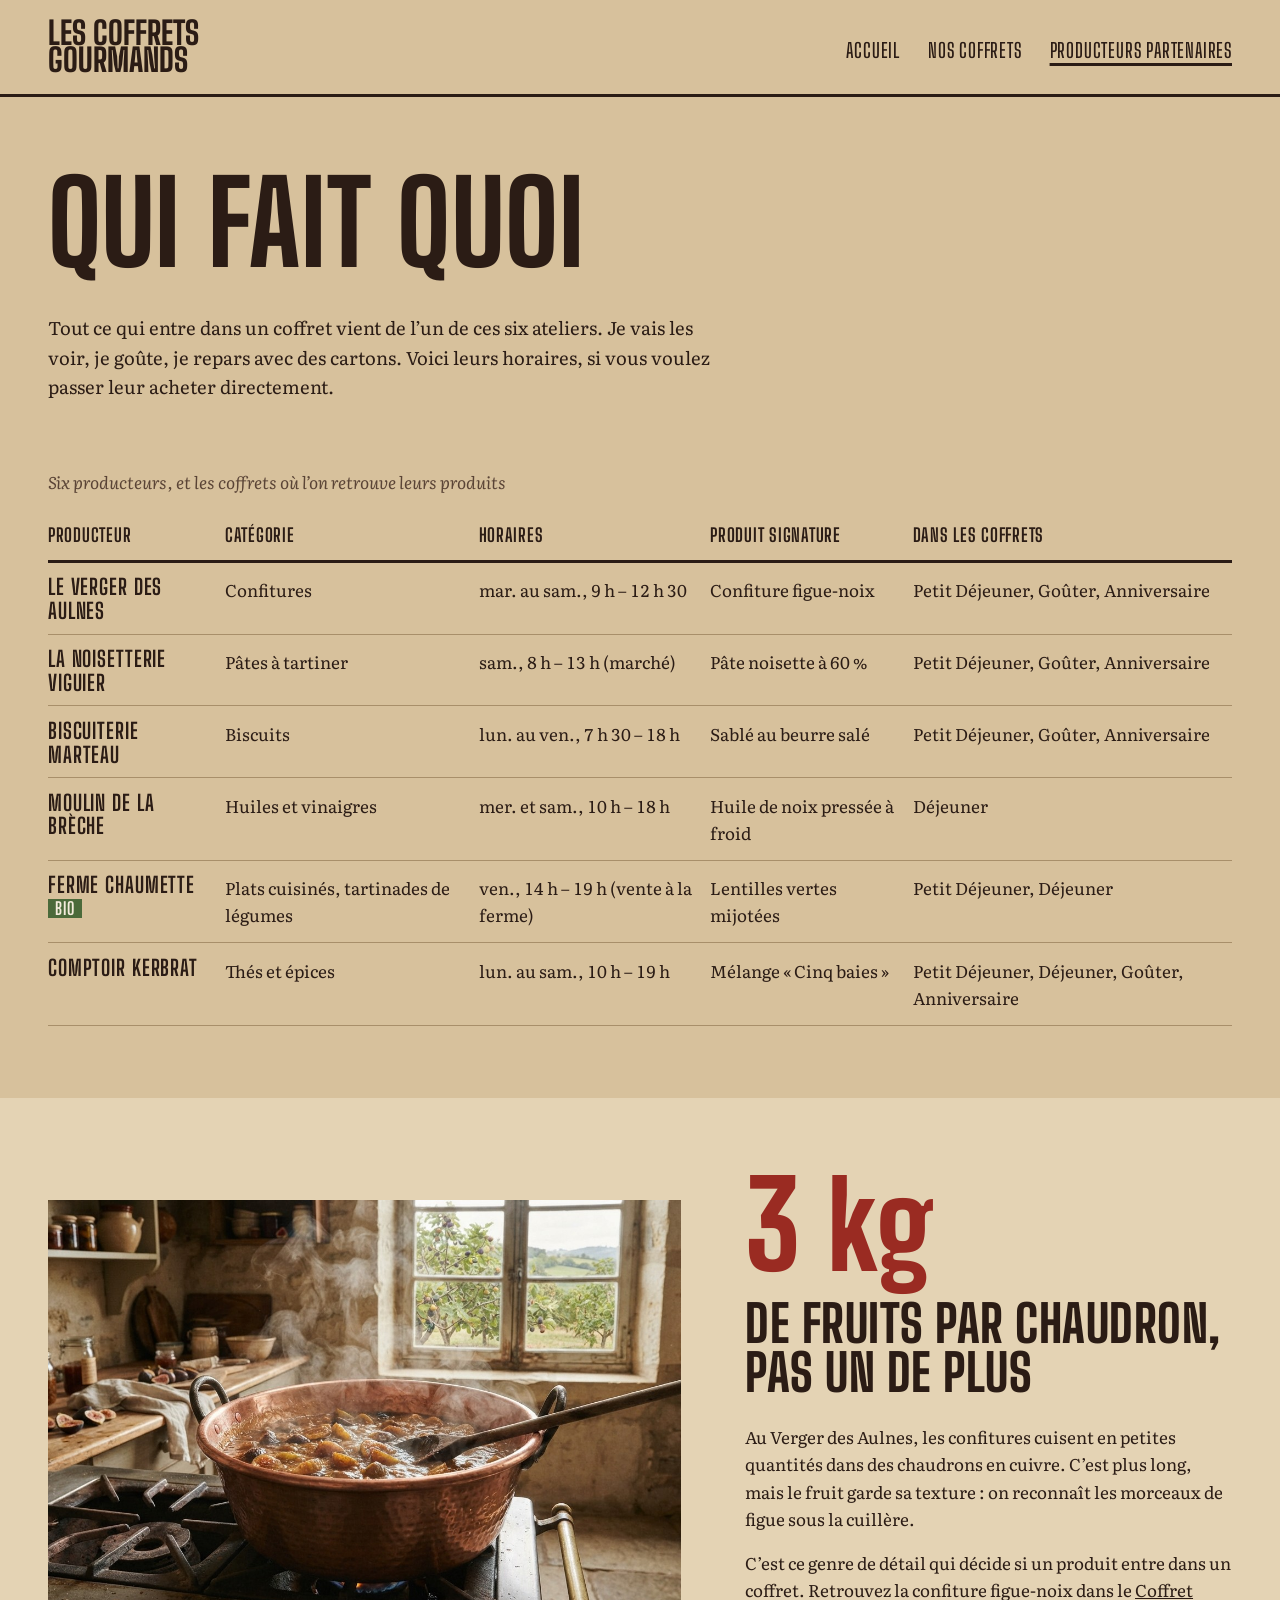
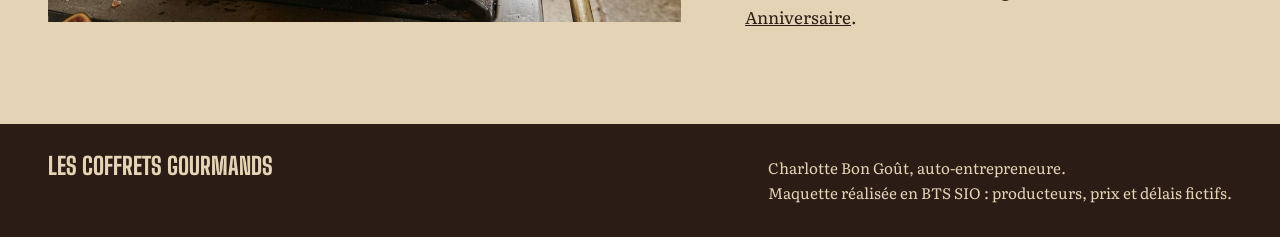
<file: coffrets-gourmands/producteurs.html>
<!DOCTYPE html>
<html lang="fr">
<head>
  <meta charset="UTF-8">
  <meta name="viewport" content="width=device-width, initial-scale=1.0">
  <title>Producteurs partenaires | Les Coffrets Gourmands</title>
  <meta name="description" content="Les six producteurs qui fabriquent le contenu des Coffrets Gourmands&nbsp;: catégories, horaires et produits signatures.">
  <link rel="preload" href="polices/big-shoulders-display.woff2" as="font" type="font/woff2" crossorigin>
  <link rel="stylesheet" href="style.css">
</head>
<body>

  <header class="entete">
    <a class="marque" href="index.html">Les Coffrets<br>Gourmands</a>
    <nav>
      <ul>
        <li><a href="index.html">Accueil</a></li>
        <li><a href="coffrets.html">Nos coffrets</a></li>
        <li><a href="producteurs.html" aria-current="page">Producteurs partenaires</a></li>
      </ul>
    </nav>
  </header>

  <main>

    <section class="intro-page">
      <h1>Qui fait quoi</h1>
      <p>Tout ce qui entre dans un coffret vient de l’un de ces six ateliers. Je vais les voir, je goûte, je repars avec des cartons. Voici leurs horaires, si vous voulez passer leur acheter directement.</p>
    </section>

    <section class="tableau">
      <div class="defilement">
        <table>
          <caption>Six producteurs, et les coffrets où l’on retrouve leurs produits</caption>
          <thead>
            <tr>
              <th scope="col">Producteur</th>
              <th scope="col">Catégorie</th>
              <th scope="col">Horaires</th>
              <th scope="col">Produit signature</th>
              <th scope="col">Dans les coffrets</th>
            </tr>
          </thead>
          <tbody>
            <tr>
              <th scope="row">Le Verger des Aulnes</th>
              <td>Confitures</td>
              <td>mar. au sam., 9&nbsp;h – 12&nbsp;h&nbsp;30</td>
              <td>Confiture figue-noix</td>
              <td>Petit Déjeuner, Goûter, Anniversaire</td>
            </tr>
            <tr>
              <th scope="row">La Noisetterie Viguier</th>
              <td>Pâtes à tartiner</td>
              <td>sam., 8&nbsp;h – 13&nbsp;h (marché)</td>
              <td>Pâte noisette à 60&nbsp;%</td>
              <td>Petit Déjeuner, Goûter, Anniversaire</td>
            </tr>
            <tr>
              <th scope="row">Biscuiterie Marteau</th>
              <td>Biscuits</td>
              <td>lun. au ven., 7&nbsp;h&nbsp;30 – 18&nbsp;h</td>
              <td>Sablé au beurre salé</td>
              <td>Petit Déjeuner, Goûter, Anniversaire</td>
            </tr>
            <tr>
              <th scope="row">Moulin de la Brèche</th>
              <td>Huiles et vinaigres</td>
              <td>mer. et sam., 10&nbsp;h – 18&nbsp;h</td>
              <td>Huile de noix pressée à froid</td>
              <td>Déjeuner</td>
            </tr>
            <tr>
              <th scope="row">Ferme Chaumette <abbr class="bio" title="issu de l’agriculture biologique">bio</abbr></th>
              <td>Plats cuisinés, tartinades de légumes</td>
              <td>ven., 14&nbsp;h – 19&nbsp;h (vente à la ferme)</td>
              <td>Lentilles vertes mijotées</td>
              <td>Petit Déjeuner, Déjeuner</td>
            </tr>
            <tr>
              <th scope="row">Comptoir Kerbrat</th>
              <td>Thés et épices</td>
              <td>lun. au sam., 10&nbsp;h – 19&nbsp;h</td>
              <td>Mélange «&nbsp;Cinq baies&nbsp;»</td>
              <td>Petit Déjeuner, Déjeuner, Goûter, Anniversaire</td>
            </tr>
          </tbody>
        </table>
      </div>
    </section>

    <section class="atelier">
      <img src="images/verger-chaudron.jpg" alt="Confiture de figues en train de cuire dans un chaudron en cuivre au Verger des Aulnes">
      <div>
        <p class="chiffre">3&nbsp;kg</p>
        <h2>de fruits par chaudron, pas un de plus</h2>
        <p>Au Verger des Aulnes, les confitures cuisent en petites quantités dans des chaudrons en cuivre. C’est plus long, mais le fruit garde sa texture&nbsp;: on reconnaît les morceaux de figue sous la cuillère.</p>
        <p>C’est ce genre de détail qui décide si un produit entre dans un coffret. Retrouvez la confiture figue-noix dans le <a href="coffrets.html#anniversaire">Coffret Anniversaire</a>.</p>
      </div>
    </section>

  </main>

  <footer class="pied">
    <a class="marque" href="index.html">Les Coffrets Gourmands</a>
    <p>Charlotte Bon Goût, auto-entrepreneure.<br>Maquette réalisée en BTS SIO&nbsp;: producteurs, prix et délais fictifs.</p>
  </footer>

</body>
</html>
</file>
<file: coffrets-gourmands/style.css>
/* Les Coffrets Gourmands - feuille de style commune aux 3 pages */

/* Polices hébergées dans le dossier polices/ (licence SIL OFL, libres) */
@font-face {
  font-family: "Big Shoulders Display";
  src: url("polices/big-shoulders-display.woff2") format("woff2");
  font-weight: 100 900;
  font-display: swap;
}

@font-face {
  font-family: "Literata";
  src: url("polices/literata.woff2") format("woff2");
  font-weight: 200 900;
  font-style: normal;
  font-display: swap;
}

@font-face {
  font-family: "Literata";
  src: url("polices/literata-italique.woff2") format("woff2");
  font-weight: 200 900;
  font-style: italic;
  font-display: swap;
}

:root {
  --kraft: #d7c19c;
  --kraft-clair: #e4d3b4;
  --papier: #f4ecdc;
  --encre: #2b1c15;
  --encre-douce: #5a4436;
  --cire: #9a2b22;
  --cire-fonce: #7a1f18;
  --ardoise: #2e3330;
  --craie: #ece5d6;
  --craie-douce: #bdb6a6;
  --laurier: #4b6a3a;
  --ficelle: #a88f6a;

  --police-titre: "Big Shoulders Display", "Arial Narrow", sans-serif;
  --police-texte: "Literata", Georgia, serif;

  --marge: clamp(1rem, 4vw, 3rem);
}

* {
  box-sizing: border-box;
}

body {
  margin: 0;
  background-color: var(--kraft);
  color: var(--encre);
  font-family: var(--police-texte);
  font-size: 1.0625rem;
  line-height: 1.6;
}

img,
video {
  display: block;
  max-width: 100%;
}

h1,
h2,
h3 {
  font-family: var(--police-titre);
  font-weight: 800;
  line-height: 0.95;
  text-transform: uppercase;
  letter-spacing: 0.01em;
  margin: 0 0 0.5em;
  text-wrap: balance;
}

h2 {
  font-size: clamp(2rem, 4vw, 3.2rem);
}

p {
  margin: 0 0 1em;
}

a {
  color: inherit;
}

:focus-visible {
  outline: 3px solid var(--encre);
  outline-offset: 3px;
}

.bio {
  display: inline-block;
  padding: 0 0.4em;
  background-color: var(--laurier);
  color: var(--papier);
  font-family: var(--police-titre);
  font-weight: 700;
  font-size: 0.8em;
  text-transform: uppercase;
  letter-spacing: 0.06em;
  text-decoration: none;
  vertical-align: 0.1em;
}

/* Boutons : rouge cire, réservé aux actions */

.bouton,
button {
  display: inline-block;
  padding: 0.85rem 1.6rem 0.75rem;
  border: none;
  background-color: var(--cire);
  color: var(--papier);
  font-family: var(--police-titre);
  font-weight: 700;
  font-size: 1.3rem;
  text-transform: uppercase;
  letter-spacing: 0.05em;
  text-decoration: none;
  cursor: pointer;
}

.bouton:hover,
button:hover {
  background-color: var(--cire-fonce);
}

/* En-tête et navigation */

.entete {
  display: flex;
  flex-wrap: wrap;
  justify-content: space-between;
  align-items: flex-end;
  gap: 1rem 2rem;
  padding: 1.25rem var(--marge);
  border-bottom: 3px solid var(--encre);
}

.marque {
  font-family: var(--police-titre);
  font-weight: 800;
  font-size: 2rem;
  line-height: 0.85;
  text-transform: uppercase;
  text-decoration: none;
}

.entete ul {
  display: flex;
  flex-wrap: wrap;
  gap: 0.5rem 1.75rem;
  margin: 0;
  padding: 0;
  list-style: none;
}

.entete nav a {
  font-family: var(--police-titre);
  font-weight: 600;
  font-size: 1.25rem;
  text-transform: uppercase;
  letter-spacing: 0.04em;
  display: inline-block;
  padding: 0.5rem 0;
  text-decoration: none;
  text-underline-offset: 5px;
  text-decoration-thickness: 3px;
}

.entete nav a:hover,
.entete nav a[aria-current="page"] {
  text-decoration-line: underline;
}

/* Accueil : ouverture */

.ouverture {
  display: grid;
  grid-template-columns: 1.2fr 1fr;
  gap: clamp(2rem, 5vw, 5rem);
  align-items: center;
  padding: clamp(2.5rem, 6vw, 5rem) var(--marge) clamp(4rem, 8vw, 6rem);
}

.ouverture h1 {
  font-size: clamp(3rem, 6.8vw, 6.4rem);
  line-height: 1.02;
  margin-bottom: 0.4em;
}

.chapo {
  max-width: 36ch;
  font-size: 1.25rem;
  color: var(--encre-douce);
  margin-bottom: 1.75rem;
}

.ouverture-photo {
  position: relative;
  margin: 0;
}

.ouverture-photo img {
  width: 100%;
  aspect-ratio: 4 / 5;
  object-fit: cover;
}

/* L'étiquette kraft : la liste réelle de ce qu'il y a dans la boîte */

.etiquette {
  position: absolute;
  left: -3rem;
  bottom: -2.5rem;
  width: 18rem;
  padding: 1.3rem 1.2rem 1rem 2.6rem;
  background-color: var(--papier);
  transform: rotate(-3deg);
  clip-path: polygon(1.5rem 0, 100% 0, 100% 100%, 1.5rem 100%, 0 calc(100% - 1.5rem), 0 1.5rem);
}

.etiquette::before {
  content: "";
  position: absolute;
  left: 0.8rem;
  top: 50%;
  width: 0.8rem;
  height: 0.8rem;
  border-radius: 50%;
  background-color: var(--encre);
  box-shadow: 0 0 0 3px var(--ficelle);
  transform: translateY(-50%);
}

.etiquette-titre {
  font-family: var(--police-titre);
  font-weight: 800;
  font-size: 1.5rem;
  text-transform: uppercase;
  line-height: 1;
  margin-bottom: 0.6rem;
}

.etiquette ul {
  margin: 0 0 0.6rem;
  padding: 0;
  list-style: none;
  font-size: 0.92rem;
}

.etiquette li,
.contenu li {
  display: flex;
  align-items: baseline;
  gap: 0.5rem;
  padding: 0.25rem 0;
  border-bottom: 1px dotted var(--ficelle);
}

.etiquette li span:last-child,
.contenu li span:last-child {
  margin-left: auto;
  white-space: nowrap;
  font-variant-numeric: tabular-nums;
}

.etiquette-prix {
  margin: 0;
  text-align: right;
  font-family: var(--police-titre);
  font-weight: 800;
  font-size: 1.9rem;
  color: var(--cire);
}

/* Accueil : Charlotte */

.charlotte {
  display: grid;
  grid-template-columns: minmax(14rem, 0.8fr) 1.2fr;
  gap: clamp(2rem, 5vw, 5rem);
  align-items: start;
  padding: clamp(3rem, 6vw, 5rem) var(--marge);
  background-color: var(--kraft-clair);
}

.charlotte img {
  width: 100%;
  aspect-ratio: 3 / 4;
  object-fit: cover;
  object-position: 55% center;
}

.charlotte p {
  max-width: 60ch;
}

.son {
  margin: 2rem 0 0;
  padding-top: 1.25rem;
  border-top: 2px solid var(--encre);
  max-width: 32rem;
}

.son figcaption {
  font-style: italic;
  margin-bottom: 0.6rem;
}

.son audio {
  width: 100%;
}

/* Accueil : l'ardoise des prix */

.ardoise {
  display: grid;
  grid-template-columns: minmax(16rem, 0.7fr) 1.3fr;
  gap: 1rem clamp(2rem, 5vw, 5rem);
  align-items: start;
  padding: clamp(3rem, 6vw, 5rem) var(--marge);
  background-color: var(--ardoise);
  color: var(--craie);
}

.ardoise h2 {
  font-size: clamp(3rem, 7vw, 6rem);
}

.ardoise .bouton {
  margin-top: 0.5rem;
}

.ardoise :focus-visible {
  outline-color: var(--craie);
}

.ardoise-intro {
  max-width: 50ch;
  color: var(--craie-douce);
}

.carte-prix {
  margin: 0;
  padding: 0;
  list-style: none;
}

.carte-prix li {
  border-bottom: 1px solid rgba(236, 229, 214, 0.18);
}

.carte-prix a {
  display: grid;
  grid-template-columns: auto 1fr auto;
  align-items: baseline;
  gap: 0 0.75rem;
  padding: 0.9rem 0 0.8rem;
  text-decoration: none;
}

.carte-prix .nom,
.carte-prix .prix {
  font-family: var(--police-titre);
  font-weight: 700;
  font-size: clamp(1.5rem, 3vw, 2.1rem);
  text-transform: uppercase;
  line-height: 1;
}

.carte-prix .prix {
  color: var(--craie);
  font-variant-numeric: tabular-nums;
}

.carte-prix .points {
  border-bottom: 2px dotted var(--craie-douce);
  transform: translateY(-0.3rem);
}

.carte-prix .detail {
  grid-column: 1 / -1;
  margin-top: 0.3rem;
  font-style: italic;
  color: var(--craie-douce);
}

.carte-prix a:hover .nom {
  text-decoration: underline;
  text-decoration-thickness: 2px;
  text-underline-offset: 4px;
}

.bouton-clair {
  background-color: var(--craie);
  color: var(--ardoise);
}

.bouton-clair:hover {
  background-color: #fff;
}

/* Accueil : infos pratiques */

.pratique {
  display: grid;
  grid-template-columns: repeat(auto-fit, minmax(12rem, 1fr));
  gap: 0;
  margin: 0;
  padding: 2.5rem var(--marge);
}

.pratique div {
  padding: 0.5rem 1.5rem 0.5rem 0;
  border-left: 2px solid var(--encre);
  padding-left: 1rem;
  margin-bottom: 1rem;
}

.pratique dt {
  font-family: var(--police-titre);
  font-weight: 700;
  font-size: 1.2rem;
  text-transform: uppercase;
  letter-spacing: 0.04em;
}

.pratique dd {
  margin: 0;
}

/* Pages intérieures */

.intro-page {
  padding: clamp(2.5rem, 6vw, 4.5rem) var(--marge) 2rem;
}

.intro-page h1 {
  font-size: clamp(3.2rem, 9vw, 8rem);
  margin-bottom: 0.3em;
}

.intro-page p {
  max-width: 62ch;
  font-size: 1.15rem;
}

.intro-page + .tableau {
  padding-top: 1rem;
}

/* Nos coffrets : liste façon bon de colisage */

.liste-coffrets {
  padding: 0 var(--marge) 3rem;
}

.coffret {
  display: grid;
  grid-template-columns: 15rem 1fr 1.1fr;
  gap: 1.5rem clamp(1.5rem, 3vw, 3rem);
  align-items: start;
  padding: 2rem 0 2.25rem;
  border-top: 3px solid var(--encre);
  scroll-margin-top: 1rem;
}

.coffret img {
  width: 100%;
  aspect-ratio: 1;
  object-fit: cover;
}

.coffret h2 {
  font-size: clamp(2rem, 3.6vw, 3rem);
  margin-bottom: 0.35em;
}

.pour-qui {
  font-style: italic;
  color: var(--encre-douce);
}

.prix {
  font-family: var(--police-titre);
  font-weight: 800;
  font-size: 2.4rem;
  line-height: 1;
  color: var(--cire);
  font-variant-numeric: tabular-nums;
}

.contenu {
  margin: 0;
  padding: 0;
  list-style: none;
}

.contenu li {
  padding: 0.45rem 0;
}

.contenu .producteur {
  display: block;
  font-size: 0.85rem;
  color: var(--encre-douce);
}

.contenu li.hors-produit {
  font-style: italic;
  border-bottom: none;
}

/* Nos coffrets : vidéo */

.video {
  padding: clamp(3rem, 6vw, 5rem) var(--marge);
  background-color: var(--kraft-clair);
}

.video-cadre {
  display: grid;
  grid-template-columns: 2fr 1fr;
  gap: 2rem;
  align-items: end;
}

.video video {
  width: 100%;
  aspect-ratio: 16 / 9;
  background-color: var(--encre);
}

/* Tableaux */

.tableau {
  padding: clamp(3rem, 6vw, 4.5rem) var(--marge);
}

.defilement {
  overflow-x: auto;
}

table {
  width: 100%;
  min-width: 40rem;
  border-collapse: collapse;
  font-variant-numeric: tabular-nums;
}

caption {
  text-align: left;
  font-style: italic;
  margin-bottom: 1rem;
  color: var(--encre-douce);
}

th {
  font-family: var(--police-titre);
  font-weight: 700;
  font-size: 1.15rem;
  text-transform: uppercase;
  letter-spacing: 0.04em;
  text-align: left;
  vertical-align: bottom;
  padding: 0.6rem 1rem 0.6rem 0;
  border-bottom: 3px solid var(--encre);
}

td {
  padding: 0.85rem 1rem 0.85rem 0;
  border-bottom: 1px solid var(--ficelle);
  vertical-align: top;
}

tbody th {
  font-size: 1.35rem;
  line-height: 1.1;
  border-bottom: 1px solid var(--ficelle);
  vertical-align: top;
  padding-top: 0.85rem;
}

.nombre {
  text-align: right;
}

/* Nos coffrets : bon de commande */

.commande {
  padding: clamp(3rem, 6vw, 5rem) var(--marge);
  background-color: var(--encre);
}

.bon {
  max-width: 44rem;
  padding: clamp(1.5rem, 4vw, 2.75rem);
  background-color: var(--papier);
  border-top: 3px dashed var(--ficelle);
}

.bon h2 {
  margin-bottom: 0.3em;
}

.bon form {
  display: grid;
  grid-template-columns: 1fr 8rem;
  gap: 1.25rem 1.5rem;
  margin-top: 1.5rem;
}

.champ {
  display: flex;
  flex-direction: column;
}

.champ-large {
  grid-column: 1 / -1;
}

label {
  font-family: var(--police-titre);
  font-weight: 700;
  font-size: 1.1rem;
  text-transform: uppercase;
  letter-spacing: 0.04em;
  margin-bottom: 0.2rem;
}

input,
select,
textarea {
  padding: 0.45rem 0.2rem;
  border: none;
  border-bottom: 2px solid var(--encre);
  background-color: transparent;
  color: var(--encre);
  font-family: var(--police-texte);
  font-size: 1.05rem;
}

textarea {
  resize: vertical;
  border: 2px solid var(--encre);
  padding: 0.5rem;
}

.bon button {
  justify-self: start;
  grid-column: 1 / -1;
}

.note-bon {
  grid-column: 1 / -1;
  margin: 0;
  font-size: 0.9rem;
  color: var(--encre-douce);
}

/* Producteurs */

.atelier {
  display: grid;
  grid-template-columns: 1.3fr 1fr;
  gap: clamp(2rem, 5vw, 4rem);
  align-items: center;
  padding: clamp(3rem, 6vw, 5rem) var(--marge);
  background-color: var(--kraft-clair);
}

.atelier img {
  width: 100%;
  aspect-ratio: 3 / 2;
  object-fit: cover;
}

.atelier p {
  max-width: 55ch;
}

.chiffre {
  font-family: var(--police-titre);
  font-weight: 800;
  font-size: clamp(4rem, 10vw, 7.5rem);
  line-height: 0.85;
  color: var(--cire);
  margin-bottom: 0.2em;
}

/* Pied de page */

.pied {
  display: flex;
  flex-wrap: wrap;
  justify-content: space-between;
  gap: 1rem 2rem;
  padding: 2rem var(--marge);
  background-color: var(--encre);
  color: var(--kraft-clair);
  font-size: 0.95rem;
}

.pied :focus-visible {
  outline-color: var(--kraft-clair);
}

.pied p {
  margin: 0;
}

.pied .marque {
  font-size: 1.5rem;
}

/* Tablette et téléphone */

@media (max-width: 900px) {
  .coffret {
    grid-template-columns: 11rem 1fr;
  }

  .coffret .contenu {
    grid-column: 1 / -1;
  }

  .video-cadre {
    grid-template-columns: 1fr;
  }
}

@media (max-width: 720px) {
  .ouverture,
  .charlotte,
  .ardoise,
  .atelier {
    grid-template-columns: 1fr;
  }

  .etiquette {
    position: relative;
    left: auto;
    bottom: auto;
    width: auto;
    max-width: 20rem;
    margin: -3rem 0 0 1rem;
    transform: rotate(-2deg);
  }

  .charlotte img {
    aspect-ratio: 4 / 3;
  }

  .coffret {
    grid-template-columns: 1fr;
  }

  .coffret img {
    aspect-ratio: 3 / 2;
  }

  .bon form {
    grid-template-columns: 1fr;
  }
}
</file>
